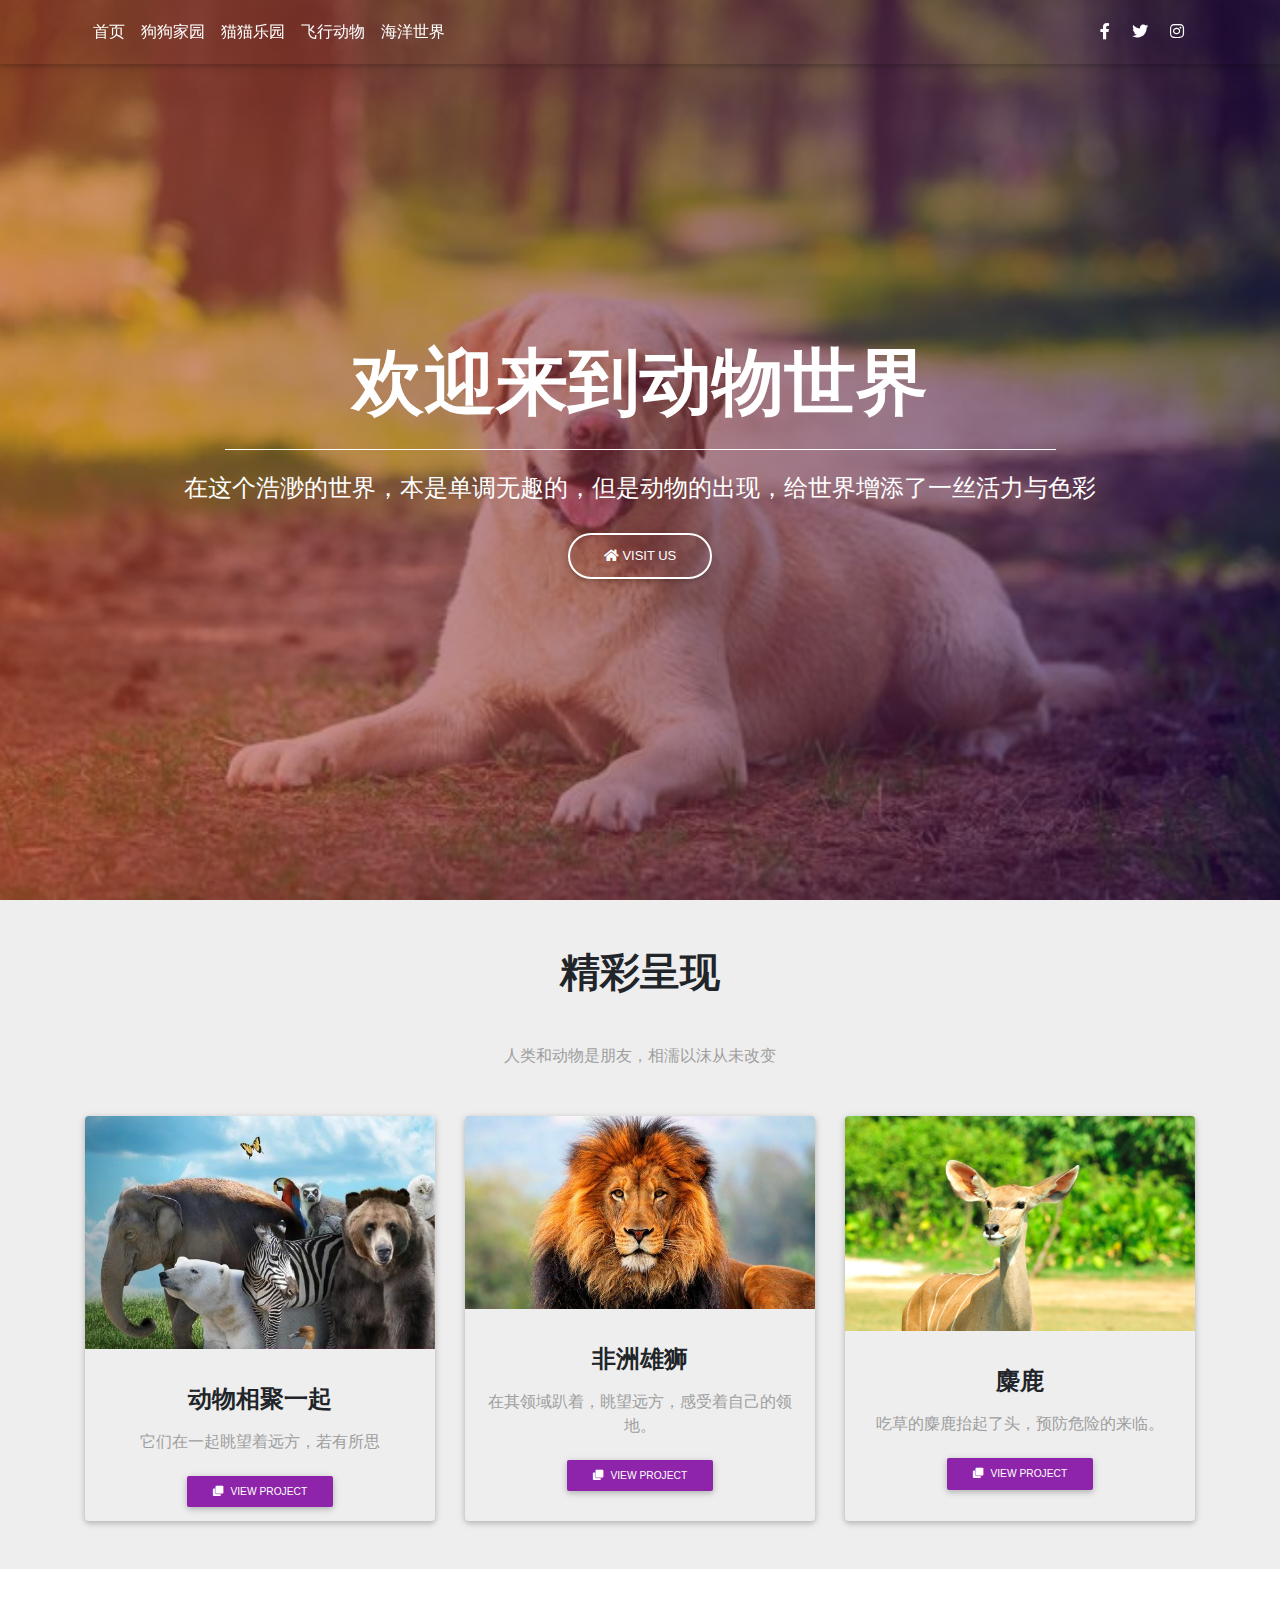
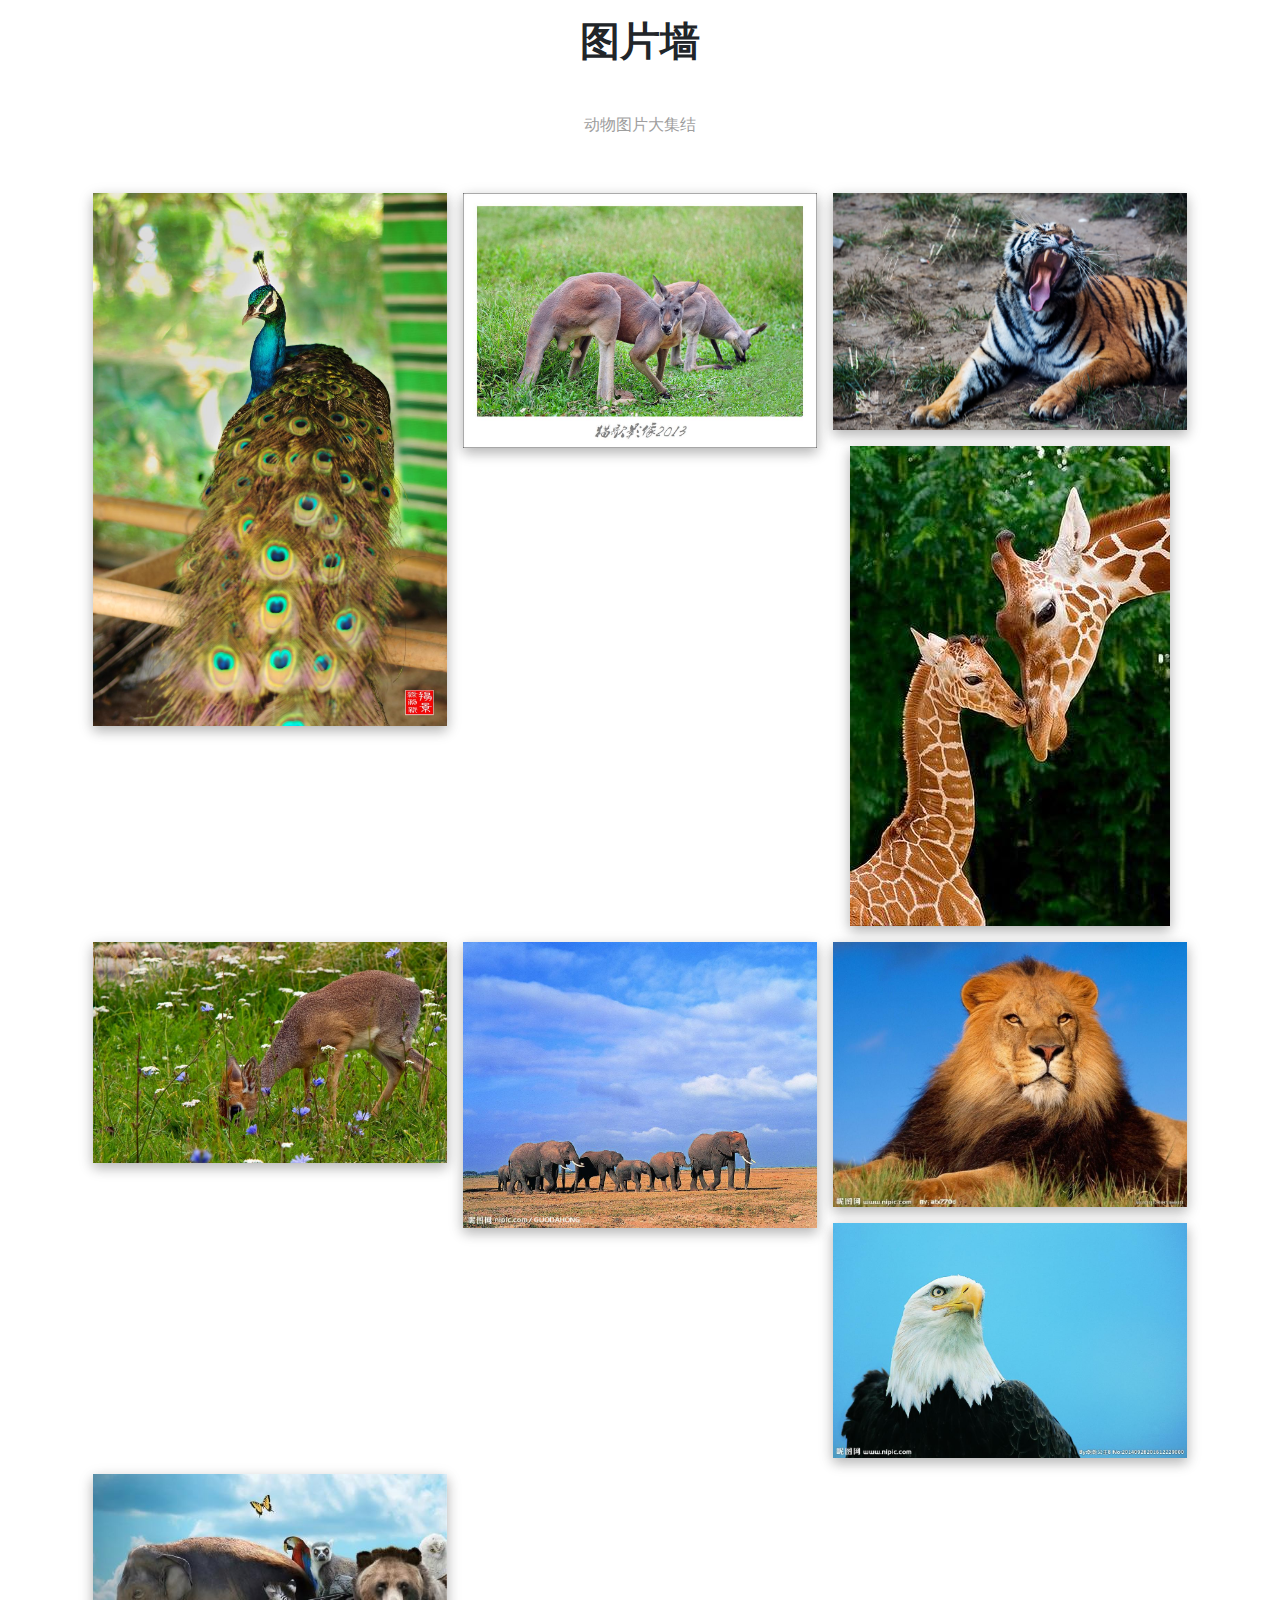
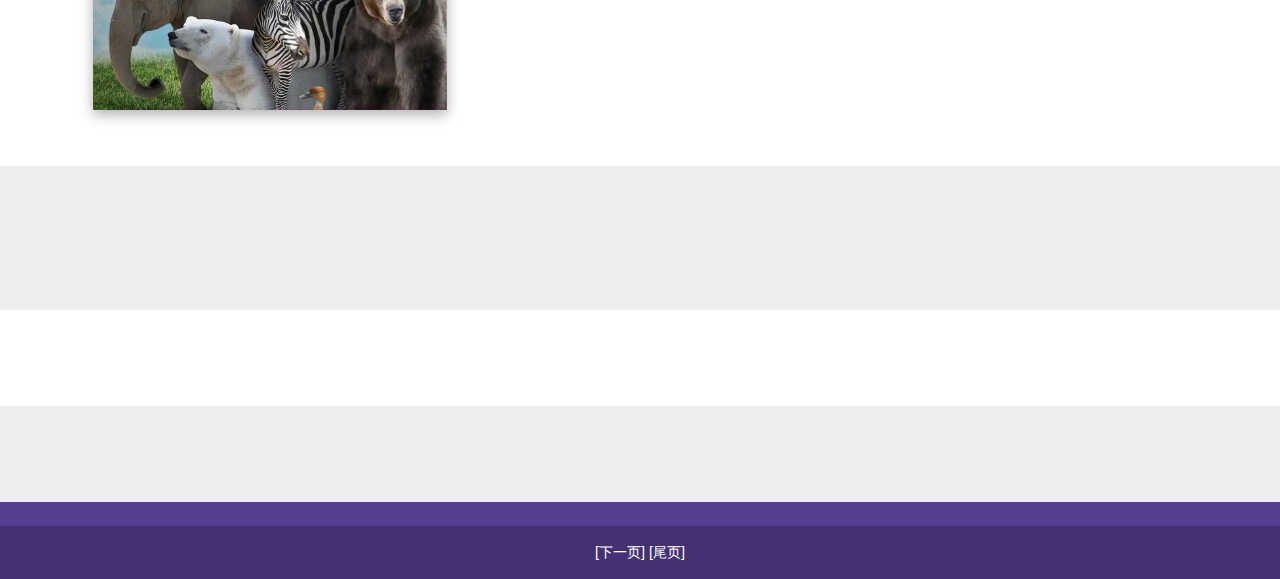
<file: index.html>
<!DOCTYPE html>
<html>
<head>
  <meta charset="UTF-8">
  <meta name="viewport" content="width=device-width, initial-scale=1, shrink-to-fit=no">
  <meta http-equiv="x-ua-compatible" content="ie=edge">
  <title>MDB4.12模板</title>
  <!-- MDB icon -->
  <link rel="icon" href="img/mdb-favicon.ico" type="image/x-icon">
  <!-- Font Awesome -->
  <link rel="stylesheet" href="https://use.fontawesome.com/releases/v5.11.2/css/all.css">
  <!-- Bootstrap core CSS -->
  <link rel="stylesheet" href="css/bootstrap.min.css">
  <!-- Material Design Bootstrap -->
  <link rel="stylesheet" href="css/mdb.min.css">
  <!-- Your custom styles (optional) -->
  <link rel="stylesheet" href="css/style.css">
</head>
<body>

  <!-- start your project here -->
<!-- Main navigation -->
<header>
  <!-- Navbar -->
  <nav class="navbar navbar-expand-lg navbar-dark fixed-top scrolling-navbar">
    <div class="container">
      <button class="navbar-toggler" type="button" data-toggle="collapse" data-target="#navbarTogglerDemo02"
        aria-controls="navbarTogglerDemo02" aria-expanded="false" aria-label="Toggle navigation">
        <span class="navbar-toggler-icon"></span>
      </button>
      <div class="collapse navbar-collapse" id="navbarTogglerDemo02">
        <ul class="navbar-nav mr-auto smooth-scroll">
          <li class="nav-item">
            <a class="nav-link" href="./index.html">首页
              <span class="sr-only">(current)</span>
            </a>
          </li>
          <li class="nav-item">
            <a class="nav-link" href="./狗狗家园.html" data-offset="90">狗狗家园</a>
          </li>
          <li class="nav-item">
            <a class="nav-link" href="mdb-addons/猫猫乐园.html" data-offset="90">猫猫乐园</a>
          </li>
          <li class="nav-item">
            <a class="nav-link" href="mdb-addons/飞行动物.html" data-offset="30">飞行动物</a>
          </li>
          <li class="nav-item">
            <a class="nav-link" href="mdb-addons/海洋世界.html" data-offset="90">海洋世界</a>
          </li>
        </ul>
        <!-- Social Icon  -->
        <ul class="navbar-nav nav-flex-icons">
          <li class="nav-item">
            <a class="nav-link">
              <i class="fab fa-facebook-f light-green-text-2"></i>
            </a>
          </li>
          <li class="nav-item">
            <a class="nav-link">
              <i class="fab fa-twitter light-green-text-2"></i>
            </a>
          </li>
          <li class="nav-item">
            <a class="nav-link">
              <i class="fab fa-instagram light-green-text-2"></i>
            </a>
          </li>
        </ul>
      </div>
    </div>
  </nav>
  <!-- Navbar -->
   <!-- Full Page Intro -->
   <div class="view">
    <video class="video-intro" poster="./img/picture/picture1.jpg" playsinline autoplay
      muted loop>
    </video>
    <!-- Mask & flexbox options-->
    <div class="mask rgba-gradient d-flex justify-content-center align-items-center">
      <!-- Content -->
      <div class="container px-md-3 px-sm-0">
        <!--Grid row-->
        <div class="row wow fadeIn">
          <!--Grid column-->
          <div class="col-md-12 mb-4 white-text text-center wow fadeIn">
            <h3 class="display-3 font-weight-bold white-text mb-0 pt-md-5 pt-5">欢迎来到动物世界</h3>
            <hr class="hr-light my-4 w-75">
            <h4 class="subtext-header mt-2 mb-4">在这个浩渺的世界，本是单调无趣的，但是动物的出现，给世界增添了一丝活力与色彩</h4>
            <a href="https://image.baidu.com/search/index?tn=baiduimage&ipn=r&ct=201326592&cl=2&fm=detail&lm=-1&hd=&latest=&copyright=&st=-1&sf=2&fmq=&fm=detail&pv=&ic=&nc=1&z=0&se=&showtab=0&fb=0&width=&height=&face=0&istype=2&ie=utf-8&word=%E5%8A%A8%E7%89%A9%E4%B8%96%E7%95%8C%E5%9B%BE%E7%89%87%E5%A4%A7%E5%85%A8%E5%A4%A7%E5%9B%BE&f=3&oq=%E5%8A%A8%E7%89%A9%E4%B8%96%E7%95%8C%E5%9B%BE%E7%89%87%E5%A4%A7%E5%85%A8&rsp=0" class="btn btn-rounded btn-outline-white">
              <i class="fas fa-home "></i> Visit us
            </a>
          </div>
          <!--Grid column-->
        </div>
        <!--Grid row-->
      </div>
      <!-- Content -->
    </div>
    <!-- Mask & flexbox options-->
  </div>
  <!-- Full Page Intro -->
</header>


<!--Main layout-->
<main>

  <!--Section: projects-->
<section id="projects" class="text-center py-5" style="background-color: #eee;">

  <!-- Container -->
  <div class="container">

    <!-- Section heading -->
    <h2 class="h1-responsive font-weight-bold mb-5">精彩呈现</h2>
    <!-- Section description -->
    <p class="grey-text w-responsive mx-auto mb-5">人类和动物是朋友，相濡以沫从未改变</p>

    <!-- Grid row -->
    <div class="row text-center">

      <!-- Grid column -->
      <div class="col-lg-4 col-md-12 mb-lg-0 mb-4">
        <!--Featured image-->
        <div class="view overlay rounded z-depth-1">
          <img src="./img/picture/picture2.jpg" class="img-fluid"
            alt="Sample project image">
          <a>
            <div class="mask rgba-white-slight"></div>
          </a>
          <!--Excerpt-->
          <div class="card-body pb-2">
            <h4 class="font-weight-bold my-3">动物相聚一起</h4>
            <p class="grey-text">它们在一起眺望着远方，若有所思
            </p>
            <a class="btn btn-purple btn-sm"><i class="fas fa-clone left"></i> View project</a>
          </div>
        </div>
      </div>
      <!-- Grid column -->

      <!-- Grid column -->
      <div class="col-lg-4 col-md-6 mb-md-0 mb-4">
        <!--Featured image-->
        <div class="view overlay rounded z-depth-1">
          <img src="./img/picture/picture3.jpg" class="img-fluid"
            alt="Sample project image">
          <a>
            <div class="mask rgba-white-slight"></div>
          </a>
          <!--Excerpt-->
          <div class="card-body pb-2">
            <h4 class="font-weight-bold my-3">非洲雄狮</h4>
            <p class="grey-text">在其领域趴着，眺望远方，感受着自己的领地。
            </p>
            <a class="btn btn-purple btn-sm"><i class="fas fa-clone left"></i> View project</a>
          </div>
        </div>
      </div>
      <!-- Grid column -->

      <!-- Grid column -->
      <div class="col-lg-4 col-md-6">
        <!--Featured image-->
        <div class="view overlay rounded z-depth-1">
          <img src="./img/picture/picture4.jpg" class="img-fluid"
            alt="Sample project image">
          <a>
            <div class="mask rgba-white-slight"></div>
          </a>
          <!--Excerpt-->
          <div class="card-body pb-2">
            <h4 class="font-weight-bold my-3">麋鹿</h4>
            <p class="grey-text">吃草的麋鹿抬起了头，预防危险的来临。
            </p>
            <a class="btn btn-purple btn-sm"><i class="fas fa-clone left"></i> View project</a>
          </div>
        </div>
      </div>
      <!-- Grid column -->

    </div>
    <!-- Grid row -->

  </div>
  <!-- Container -->

</section>
<!--Section: projects-->

<!--Section: gallery-->
<section id="gallery" class="text-center py-5">

  <!-- Container -->
  <div class="container">

    <!-- Section heading -->
    <h2 class="h1-responsive font-weight-bold mb-5">图片墙</h2>
    <!-- Section description -->
    <p class="grey-text w-responsive mx-auto mb-5">动物图片大集结</p>

    <div class="row">
      <div class="col-md-12">

        <div id="mdb-lightbox-ui"></div>

        <div class="mdb-lightbox">

          <figure class="col-md-4">
            <a href="./img/picture/picture5.jpg" data-size="1600x1067">
              <img src="./img/picture/picture5.jpg" class="img-fluid z-depth-1-half">
            </a>
          </figure>

          <figure class="col-md-4">
            <a href="./img/picture/picture6.jpg" data-size="1600x1067">
              <img src="./img/picture/picture6.jpg" class="img-fluid z-depth-1-half" />
            </a>
          </figure>

          <figure class="col-md-4">
            <a href="./img/picture/picture7.jpg" data-size="1600x1067">
              <img src="./img/picture/picture7.jpg" class="img-fluid z-depth-1-half" />
            </a>
          </figure>

          <figure class="col-md-4">
            <a href="./img/picture/picture8.jpg" data-size="1600x1067">
              <img src="./img/picture/picture8.jpg" class="img-fluid z-depth-1-half" />
            </a>
          </figure>

          <figure class="col-md-4">
            <a href="./img/picture/picture9.jpg" data-size="1600x1067">
              <img src="./img/picture/picture9.jpg" class="img-fluid z-depth-1-half" />
            </a>
          </figure>

          <figure class="col-md-4">
            <a href="./img/picture/picture10.jpg" data-size="1600x1067">
              <img src="./img/picture/picture10.jpg" class="img-fluid z-depth-1-half" />
            </a>
          </figure>

          <figure class="col-md-4">
            <a href="./img/picture/picture11.jpg" data-size="1600x1067">
              <img src="./img/picture/picture11.jpg" class="img-fluid z-depth-1-half" />
            </a>
          </figure>

          <figure class="col-md-4">
            <a href="./img/picture/picture12.jpg" data-size="1600x1067">
              <img src="./img/picture/picture12.jpg" class="img-fluid z-depth-1-half" />
            </a>
          </figure>

          <figure class="col-md-4">
            <a href="./img/picture/picture13.jpg" data-size="1600x1067">
              <img src="./img/picture/picture13.jpg" class="img-fluid z-depth-1-half" />
            </a>
          </figure>

        </div>

      </div>
    </div>

  </div>
  <!-- Container -->

</section>
<!--Section: gallery-->

  <!--Section: testimonials-->
  <section id="testimonials" class="text-center py-5" style="background-color: #eee;">

    <!-- Container -->
    <div class="container">

      <!-- Section heading -->
      <h2 class="h1-responsive font-weight-bold mb-5"></h2>

    </div>
    <!-- Container -->

  </section>
  <!--Section: testimonials-->

  <!--Section: call to action-->
  <section id="">



  </section>
  <!--Section: call to action-->

  <!--Section: articles-->
  <section id="articles" class="text-center py-5">

  </section>
  <!--Section: articles-->

  <!--Section: contact-->
  <section id="contact" class="py-5" style="background-color: #eee;">

    <div class="container">

    </div>

  </section>
  <!--Section: contact-->

</main>
<!--Main layout-->


<footer class="page-footer font-small pt-4">

  <!-- Footer Elements -->
  <div class="container">


  </div>
  <!-- Footer Elements -->

  <!-- Copyright -->
  <div class="footer-copyright text-center py-3">
    <a href="./狗狗家园.html"> [下一页]</a>
    <a href="./海洋世界.html"> [尾页]</a>
  </div>
  <!-- Copyright -->

</footer>
<!-- Footer -->





<!-- end your project here -->

  <!-- jQuery -->
  <script type="text/javascript" src="js/jquery.min.js"></script>
  <!-- Bootstrap tooltips -->
  <script type="text/javascript" src="js/popper.min.js"></script>
  <!-- Bootstrap core JavaScript -->
  <script type="text/javascript" src="js/bootstrap.min.js"></script>
  <!-- MDB core JavaScript -->
  <script type="text/javascript" src="js/mdb.min.js"></script>
  <!-- Your custom scripts (optional) -->
  <script type="text/javascript"></script>
  <!-- Your custom scripts (optional) -->
  <script type="text/javascript">
    // MDB Lightbox Init
    $(function () {
      $("#mdb-lightbox-ui").load("mdb-addons/mdb-lightbox-ui.html");
    });
  </script>
  <!-- Your custom scripts (optional) -->
<script type="text/javascript">
  // MDB Lightbox Init
  $(function () {
    $("#mdb-lightbox-ui").load("mdb-addons/mdb-lightbox-ui.html");
  });
  // 以下为动画效果新添加的两条语句
  // Adding animations to the sections, 使用的是淡入, 你也可以试试zoomIn等动画
  $("section").addClass("wow fadeIn");
  // Animations Init, 注意必须放在ready方法中以防WOW对象没能加载成功
  $(document).ready(function () {
    new WOW().init();
  });
</script>
</body>
</html>
</file>
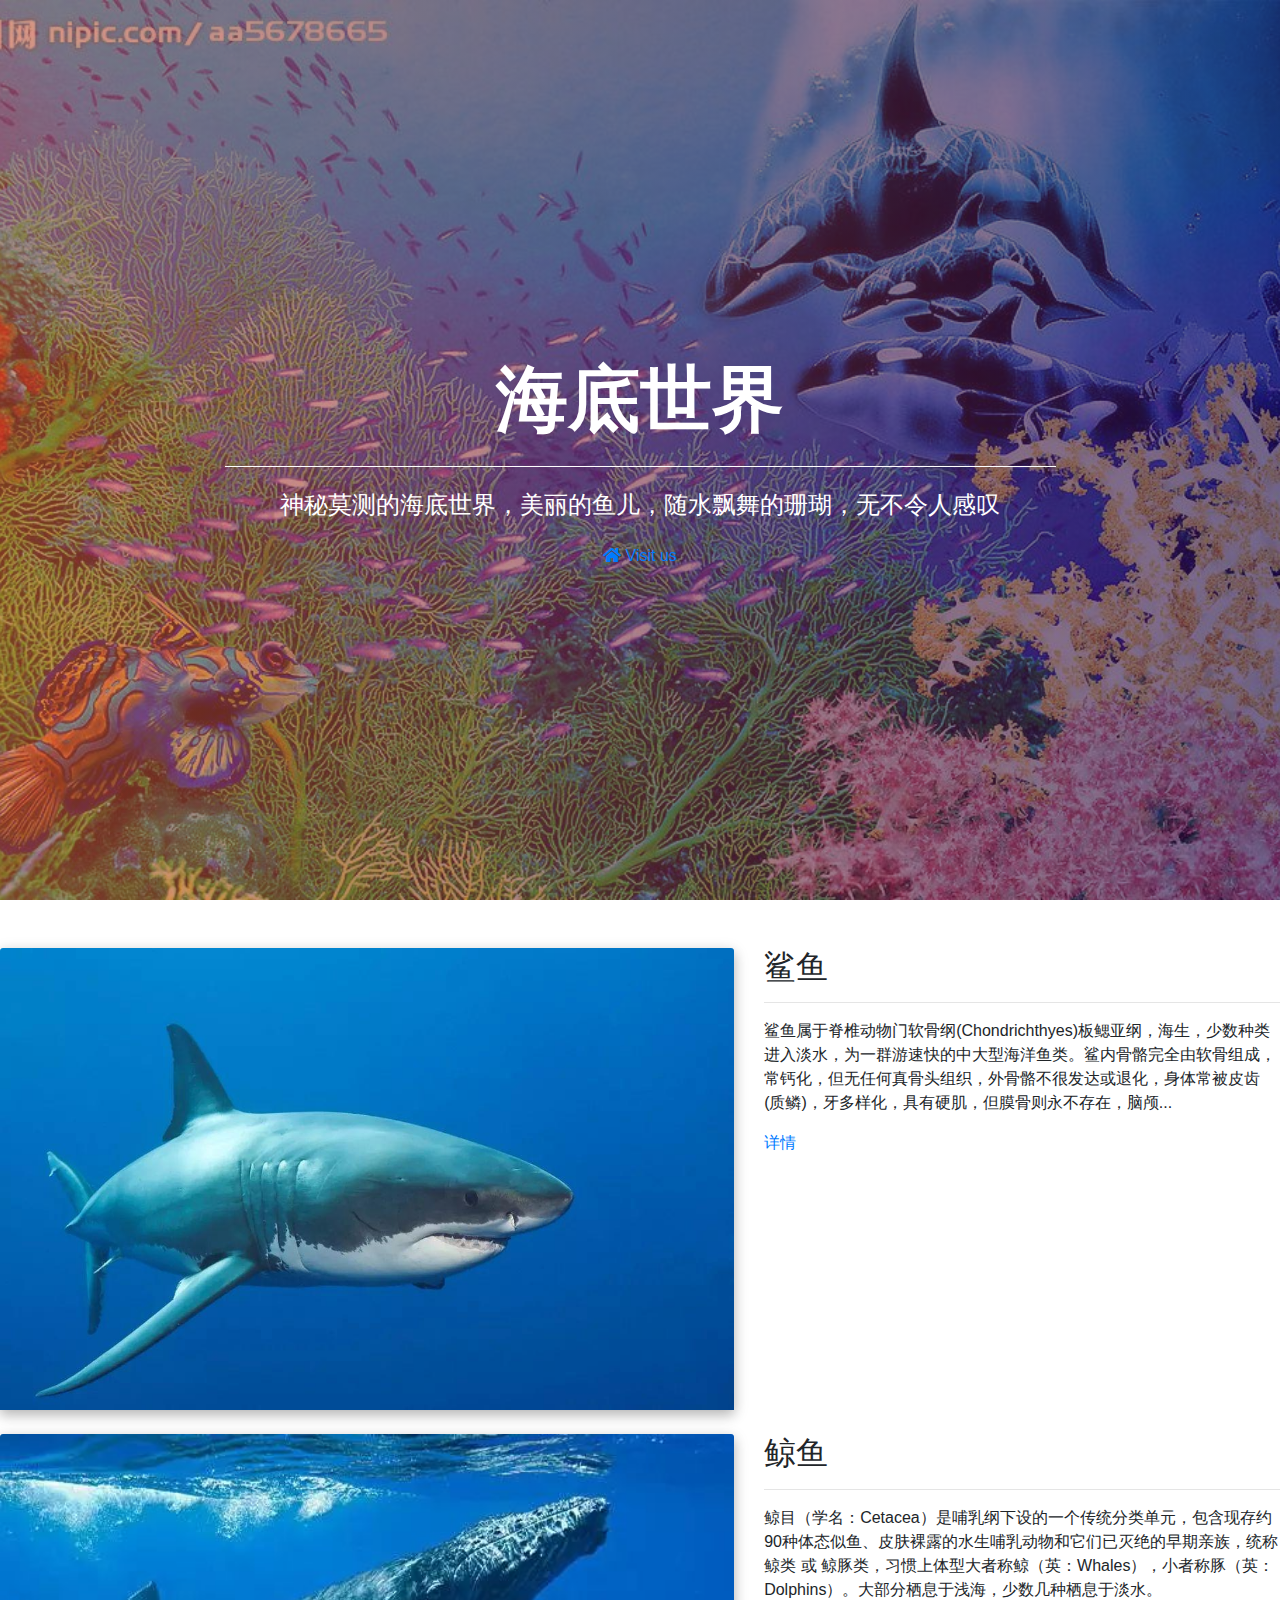
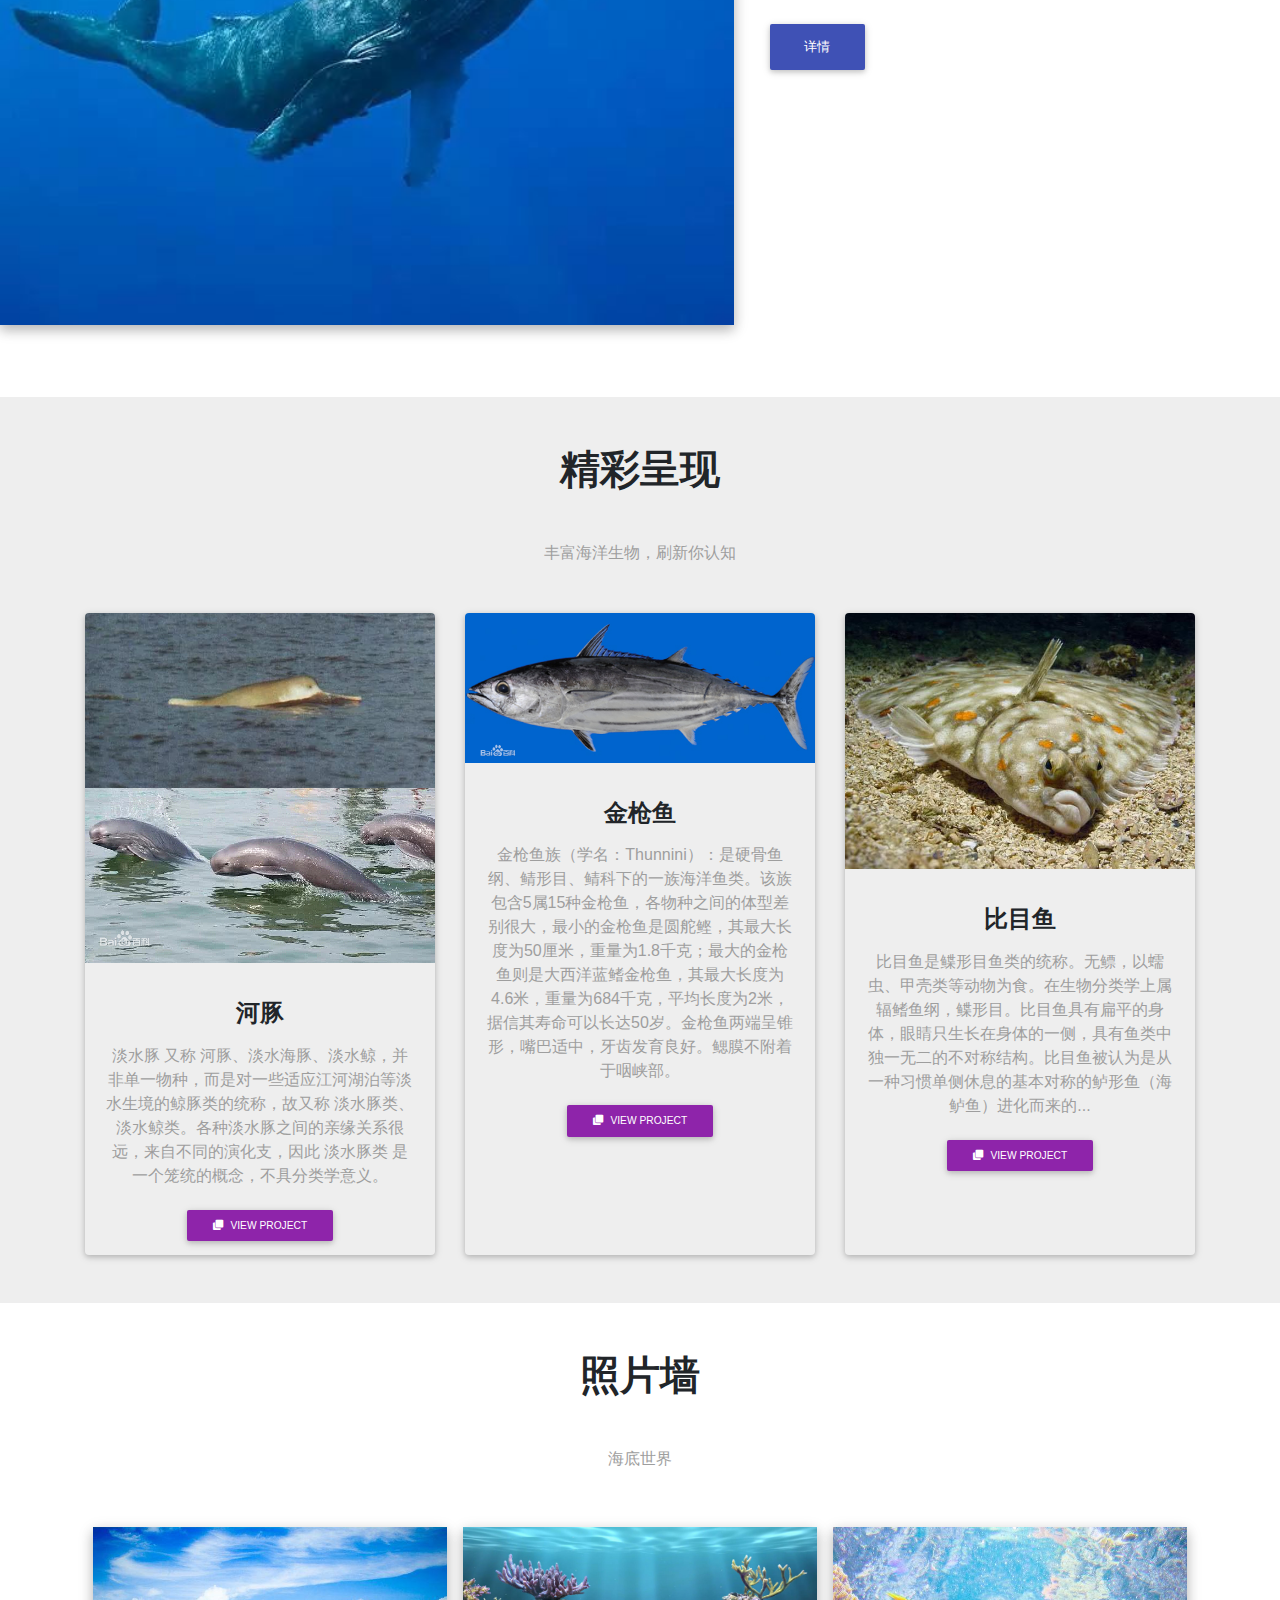
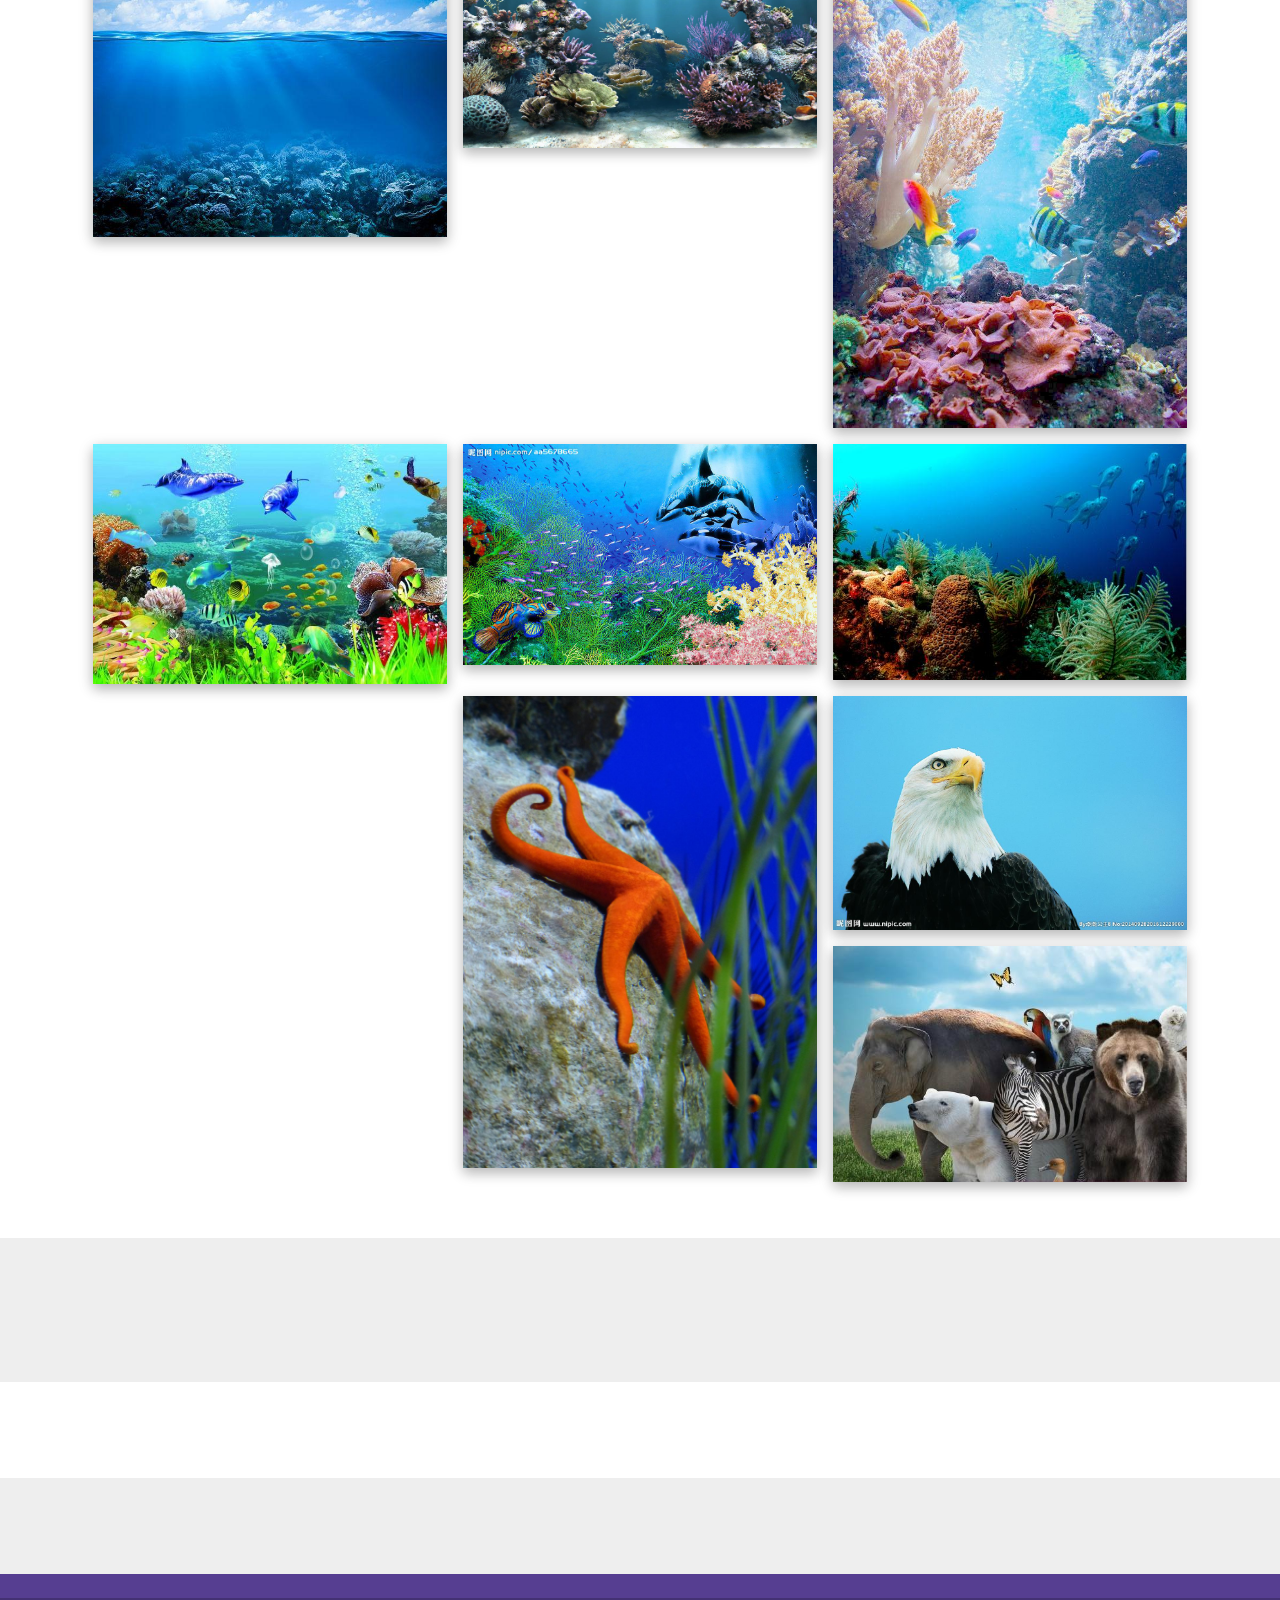
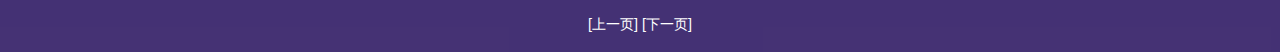
<file: 海洋世界.html>
<!DOCTYPE html>
<html>
<head>
  <meta charset="UTF-8">
  <meta name="viewport" content="width=device-width, initial-scale=1, shrink-to-fit=no">
  <meta http-equiv="x-ua-compatible" content="ie=edge">
  <title>MDB4.12模板</title>
  <!-- MDB icon -->
  <link rel="icon" href="img/mdb-favicon.ico" type="image/x-icon">
  <!-- Font Awesome -->
  <link rel="stylesheet" href="https://use.fontawesome.com/releases/v5.11.2/css/all.css">
  <!-- Bootstrap core CSS -->
  <link rel="stylesheet" href="css/bootstrap.min.css">
  <!-- Material Design Bootstrap -->
  <link rel="stylesheet" href="css/mdb.min.css">
  <!-- Your custom styles (optional) -->
  <link rel="stylesheet" href="css/style.css">
</head>
<body>

  <!-- start your project here -->
<!-- Main navigation -->
<header>
  
   <!-- Full Page Intro -->
   <div class="view">
    <video class="video-intro" poster="./img/picture/17.jpg" playsinline autoplay
      muted loop>
    </video>
    <!-- Mask & flexbox options-->
    <div class="mask rgba-gradient d-flex justify-content-center align-items-center">
      <!-- Content -->
      <div class="container px-md-3 px-sm-0">
        <!--Grid row-->
        <div class="row wow fadeIn">
          <!--Grid column-->
          <div class="col-md-12 mb-4 white-text text-center wow fadeIn">
            <h3 class="display-3 font-weight-bold white-text mb-0 pt-md-5 pt-5">海底世界</h3>
            <hr class="hr-light my-4 w-75">
            <h4 class="subtext-header mt-2 mb-4">神秘莫测的海底世界，美丽的鱼儿，随水飘舞的珊瑚，无不令人感叹</h4>
            <a href="https://image.baidu.com/search/index?tn=baiduimage&ct=201326592&lm=-1&cl=2&ie=gb18030&word=%BA%A3%B5%D7%CA%C0%BD%E7&fr=ala&ala=1&alatpl=normal&pos=0">
              <i class="fas fa-home "></i> Visit us
            </a>
          </div>
          <!--Grid column-->
        </div>
        <!--Grid row-->
      </div>
      <!-- Content -->
    </div>
    <!-- Mask & flexbox options-->
  </div>
  <!-- Full Page Intro -->
</header>


<!--Main layout-->
<main>


  <!--Section: about-->
<section id="about" class="py-5">

  <div class="row">
    <!--Grid column 1-->
    <div class="col-md-7 mb-4">
      <div class="view overlay z-depth-1-half">
        <img src="./img/picture/18.jpg" class="card-img-top" alt="">
        <div class="mask rgba-white-light"></div>
      </div>
    </div>
    <!--Grid column-->
    <!--Grid column 2-->
    <div class="col-md-5 mb-4">
      <h2>鲨鱼</h2>
      <hr>
      <p>鲨鱼属于脊椎动物门软骨纲(Chondrichthyes)板鳃亚纲，海生，少数种类进入淡水，为一群游速快的中大型海洋鱼类。鲨内骨骼完全由软骨组成，常钙化，但无任何真骨头组织，外骨骼不很发达或退化，身体常被皮齿(质鳞)，牙多样化，具有硬肌，但膜骨则永不存在，脑颅...</p>
      <a href="https://baike.baidu.com/item/%E9%B2%A8%E9%B1%BC/40174?fr=aladdin">详情</a>
    </div>
    <!--Grid column-->
  </div>
  <!--Grid row-->
  <div class="row">
    <!--Grid column 1-->
    <div class="col-md-7 mb-4">
      <div class="view overlay z-depth-1-half">
        <img src="./img/picture/19.jpg" class="card-img-top" alt="">
        <div class="mask rgba-white-light"></div>
      </div>
    </div>
    <!--Grid column-->
    <!--Grid column 2-->
    <div class="col-md-5 mb-4">
      <h2>鲸鱼</h2>
      <hr>
      <p>鲸目（学名：Cetacea）是哺乳纲下设的一个传统分类单元，包含现存约90种体态似鱼、皮肤裸露的水生哺乳动物和它们已灭绝的早期亲族，统称 鲸类 或 鲸豚类，习惯上体型大者称鲸（英：Whales），小者称豚（英：Dolphins）。大部分栖息于浅海，少数几种栖息于淡水。</p>
      <a href="https://baike.baidu.com/item/%E9%B2%B8%E7%9B%AE/1521573?fr=aladdin" class="btn btn-indigo">详情</a>
    </div>
    <!--Grid column-->
  </div>
  <!--Grid row-->
  <!--Grid row 2-->

</section>
<!--Section: about-->

  <!--Section: projects-->
<section id="projects" class="text-center py-5" style="background-color: #eee;">

  <!-- Container -->
  <div class="container">

    <!-- Section heading -->
    <h2 class="h1-responsive font-weight-bold mb-5">精彩呈现</h2>
    <!-- Section description -->
    <p class="grey-text w-responsive mx-auto mb-5">丰富海洋生物，刷新你认知</p>

    <!-- Grid row -->
    <div class="row text-center">

      <!-- Grid column -->
      <div class="col-lg-4 col-md-12 mb-lg-0 mb-4">
        <!--Featured image-->
        <div class="view overlay rounded z-depth-1">
          <img src="./img/picture/20.jpg" class="img-fluid"
            alt="Sample project image">
          <a>
            <div class="mask rgba-white-slight"></div>
          </a>
          <!--Excerpt-->
          <div class="card-body pb-2">
            <h4 class="font-weight-bold my-3">河豚</h4>
            <p class="grey-text">淡水豚 又称 河豚、淡水海豚、淡水鲸，并非单一物种，而是对一些适应江河湖泊等淡水生境的鲸豚类的统称，故又称 淡水豚类、淡水鲸类。各种淡水豚之间的亲缘关系很远，来自不同的演化支，因此 淡水豚类 是一个笼统的概念，不具分类学意义。
            </p>
            <a class="btn btn-purple btn-sm"><i class="fas fa-clone left"></i> View project</a>
          </div>
        </div>
      </div>
      <!-- Grid column -->

      <!-- Grid column -->
      <div class="col-lg-4 col-md-6 mb-md-0 mb-4">
        <!--Featured image-->
        <div class="view overlay rounded z-depth-1">
          <img src="./img/picture/21.jpg "class="img-fluid"
            alt="Sample project image">
          <a>
            <div class="mask rgba-white-slight"></div>
          </a>
          <!--Excerpt-->
          <div class="card-body pb-2">
            <h4 class="font-weight-bold my-3">金枪鱼</h4>
            <p class="grey-text">金枪鱼族（学名：Thunnini）：是硬骨鱼纲、鲭形目、鲭科下的一族海洋鱼类。该族包含5属15种金枪鱼，各物种之间的体型差别很大，最小的金枪鱼是圆舵鲣，其最大长度为50厘米，重量为1.8千克；最大的金枪鱼则是大西洋蓝鳍金枪鱼，其最大长度为4.6米，重量为684千克，平均长度为2米，据信其寿命可以长达50岁。金枪鱼两端呈锥形，嘴巴适中，牙齿发育良好。鳃膜不附着于咽峡部。
            </p>
            <a class="btn btn-purple btn-sm"><i class="fas fa-clone left"></i> View project</a>
          </div>
        </div>
      </div>
      <!-- Grid column -->

      <!-- Grid column -->
      <div class="col-lg-4 col-md-6">
        <!--Featured image-->
        <div class="view overlay rounded z-depth-1">
          <img src="./img/picture/22.jpg" class="img-fluid"
            alt="Sample project image">
          <a>
            <div class="mask rgba-white-slight"></div>
          </a>
          <!--Excerpt-->
          <div class="card-body pb-2">
            <h4 class="font-weight-bold my-3">比目鱼</h4>
            <p class="grey-text">比目鱼是鲽形目鱼类的统称。无鳔，以蠕虫、甲壳类等动物为食。在生物分类学上属辐鳍鱼纲，鲽形目。比目鱼具有扁平的身体，眼睛只生长在身体的一侧，具有鱼类中独一无二的不对称结构。比目鱼被认为是从一种习惯单侧休息的基本对称的鲈形鱼（海鲈鱼）进化而来的...
            </p>
            <a class="btn btn-purple btn-sm"><i class="fas fa-clone left"></i> View project</a>
          </div>
        </div>
      </div>
      <!-- Grid column -->

    </div>
    <!-- Grid row -->

  </div>
  <!-- Container -->

</section>
<!--Section: projects-->

<!--Section: gallery-->
<section id="gallery" class="text-center py-5">

  <!-- Container -->
  <div class="container">

    <!-- Section heading -->
    <h2 class="h1-responsive font-weight-bold mb-5">照片墙</h2>
    <!-- Section description -->
    <p class="grey-text w-responsive mx-auto mb-5">海底世界</p>

    <div class="row">
      <div class="col-md-12">

        <div id="mdb-lightbox-ui"></div>

        <div class="mdb-lightbox">

          <figure class="col-md-4">
            <a href="./img/picture/23.jpg" data-size="1600x1067">
              <img src="./img/picture/23.jpg" class="img-fluid z-depth-1-half">
            </a>
          </figure>

          <figure class="col-md-4">
            <a href="./img/picture/24.jpg" data-size="1600x1067">
              <img src="./img/picture/24.jpg" class="img-fluid z-depth-1-half" />
            </a>
          </figure>

          <figure class="col-md-4">
            <a href="./img/picture/25.jpg" data-size="1600x1067">
              <img src="./img/picture/25.jpg" class="img-fluid z-depth-1-half" />
            </a>
          </figure>

          <figure class="col-md-4">
            <a href="./img/picture/26.jpg" data-size="1600x1067">
              <img src="./img/picture/26.jpg" class="img-fluid z-depth-1-half" />
            </a>
          </figure>

          <figure class="col-md-4">
            <a href="./img/picture/27.jpg" data-size="1600x1067">
              <img src="./img/picture/27.jpg" class="img-fluid z-depth-1-half" />
            </a>
          </figure>

          <figure class="col-md-4">
            <a href="./img/picture/28.jpg" data-size="1600x1067">
              <img src="./img/picture/28.jpg" class="img-fluid z-depth-1-half" />
            </a>
          </figure>

          <figure class="col-md-4">
            <a href="./img/picture/29.jpg" data-size="1600x1067">
              <img src="./img/picture/29.jpg" class="img-fluid z-depth-1-half" />
            </a>
          </figure>

          <figure class="col-md-4">
            <a href="./img/picture/picture12.jpg" data-size="1600x1067">
              <img src="./img/picture/picture12.jpg" class="img-fluid z-depth-1-half" />
            </a>
          </figure>

          <figure class="col-md-4">
            <a href="./img/picture/picture13.jpg" data-size="1600x1067">
              <img src="./img/picture/picture13.jpg" class="img-fluid z-depth-1-half" />
            </a>
          </figure>

        </div>

      </div>
    </div>

  </div>
  <!-- Container -->

</section>
<!--Section: gallery-->

  <!--Section: testimonials-->
  <section id="testimonials" class="text-center py-5" style="background-color: #eee;">

    <!-- Container -->
    <div class="container">

      <!-- Section heading -->
      <h2 class="h1-responsive font-weight-bold mb-5"></h2>

    </div>
    <!-- Container -->

  </section>
  <!--Section: testimonials-->

  <!--Section: call to action-->
  <section id="">



  </section>
  <!--Section: call to action-->

  <!--Section: articles-->
  <section id="articles" class="text-center py-5">

  </section>
  <!--Section: articles-->

  <!--Section: contact-->
  <section id="contact" class="py-5" style="background-color: #eee;">

    <div class="container">

    </div>

  </section>
  <!--Section: contact-->

</main>
<!--Main layout-->


<footer class="page-footer font-small pt-4">

  <!-- Footer Elements -->
  <div class="container">


  </div>
  <!-- Footer Elements -->

  <!-- Copyright -->
  <div class="footer-copyright text-center py-3">
    <a href="./飞行动物.html">[上一页]</a>
    <a href="./结业报告.html">[下一页]</a>
  </div>

  <!-- Copyright -->

</footer>
<!-- Footer -->





<!-- end your project here -->

  <!-- jQuery -->
  <script type="text/javascript" src="js/jquery.min.js"></script>
  <!-- Bootstrap tooltips -->
  <script type="text/javascript" src="js/popper.min.js"></script>
  <!-- Bootstrap core JavaScript -->
  <script type="text/javascript" src="js/bootstrap.min.js"></script>
  <!-- MDB core JavaScript -->
  <script type="text/javascript" src="js/mdb.min.js"></script>
  <!-- Your custom scripts (optional) -->
  <script type="text/javascript"></script>
  <!-- Your custom scripts (optional) -->
  <script type="text/javascript">
    // MDB Lightbox Init
    $(function () {
      $("#mdb-lightbox-ui").load("mdb-addons/mdb-lightbox-ui.html");
    });
  </script>
  <!-- Your custom scripts (optional) -->
<script type="text/javascript">
  // MDB Lightbox Init
  $(function () {
    $("#mdb-lightbox-ui").load("mdb-addons/mdb-lightbox-ui.html");
  });
  // 以下为动画效果新添加的两条语句
  // Adding animations to the sections, 使用的是淡入, 你也可以试试zoomIn等动画
  $("section").addClass("wow fadeIn");
  // Animations Init, 注意必须放在ready方法中以防WOW对象没能加载成功
  $(document).ready(function () {
    new WOW().init();
  });
</script>
</body>
</html>
</file>
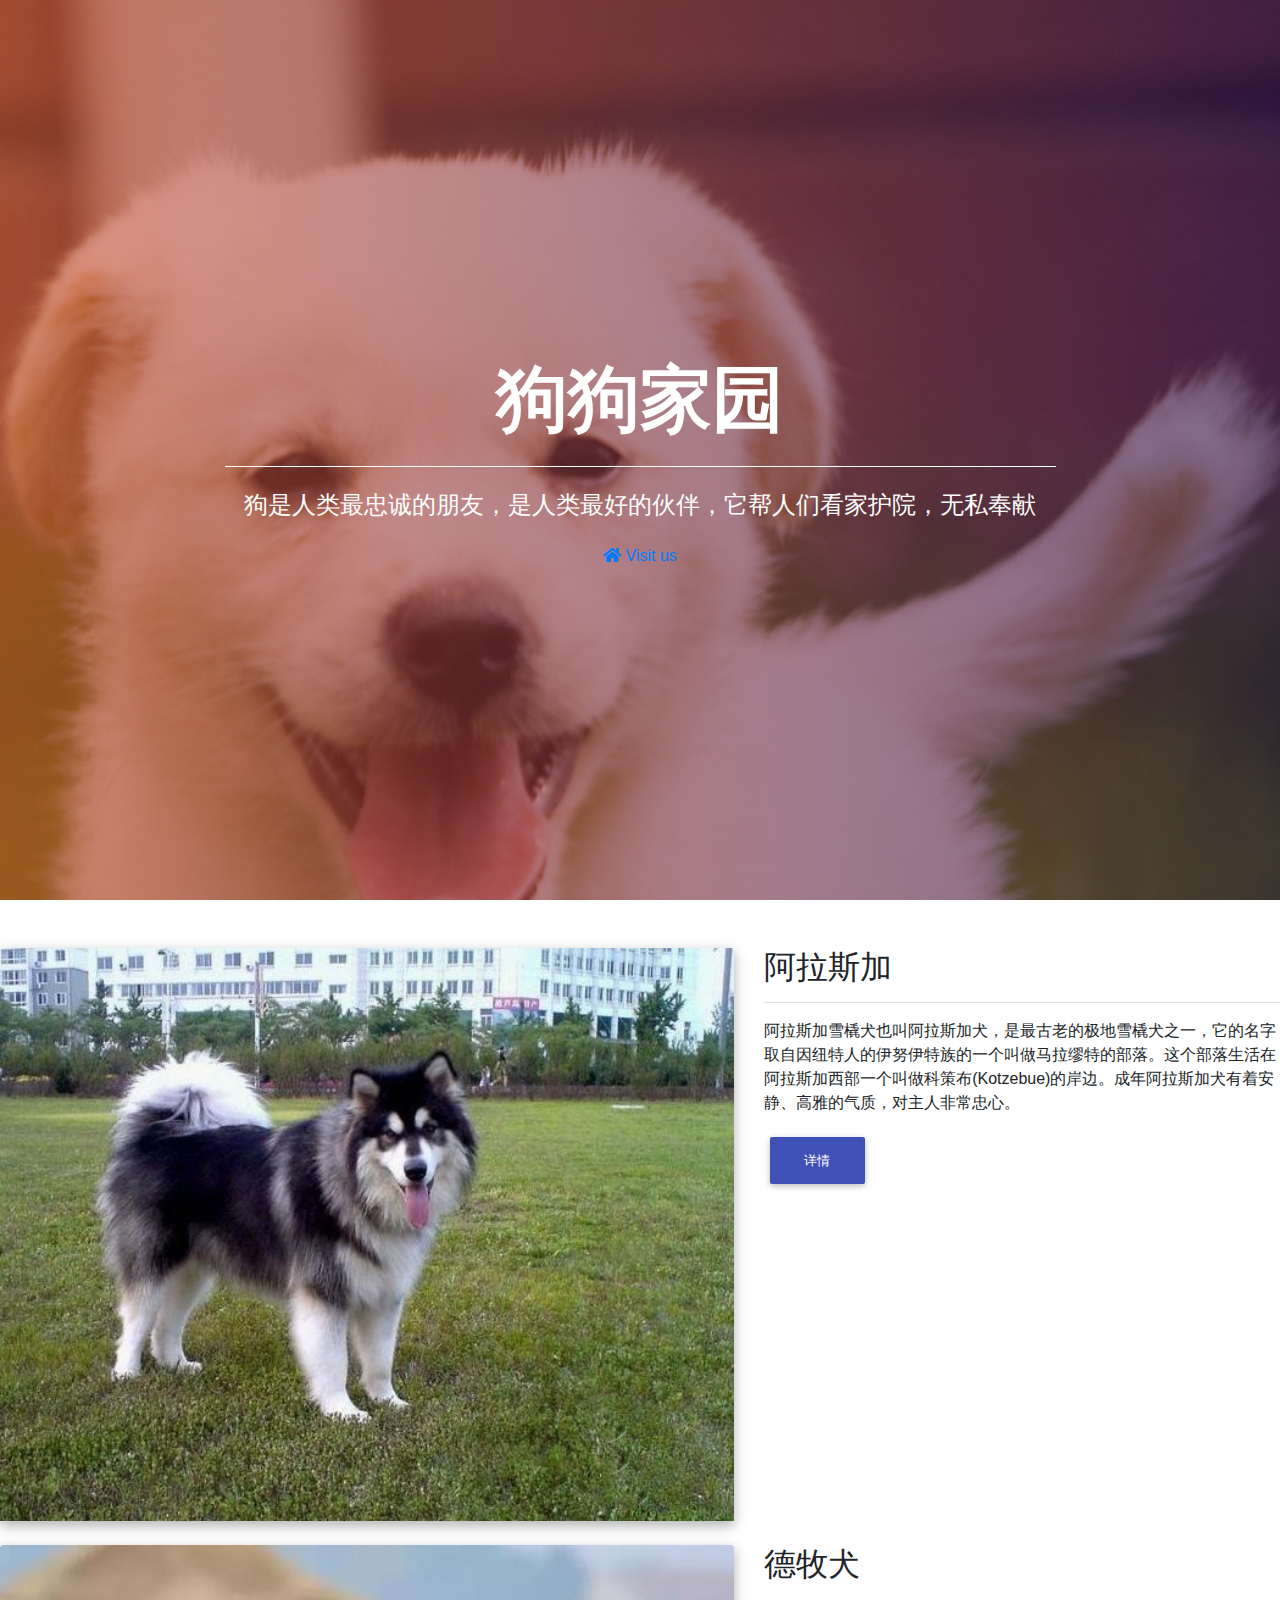
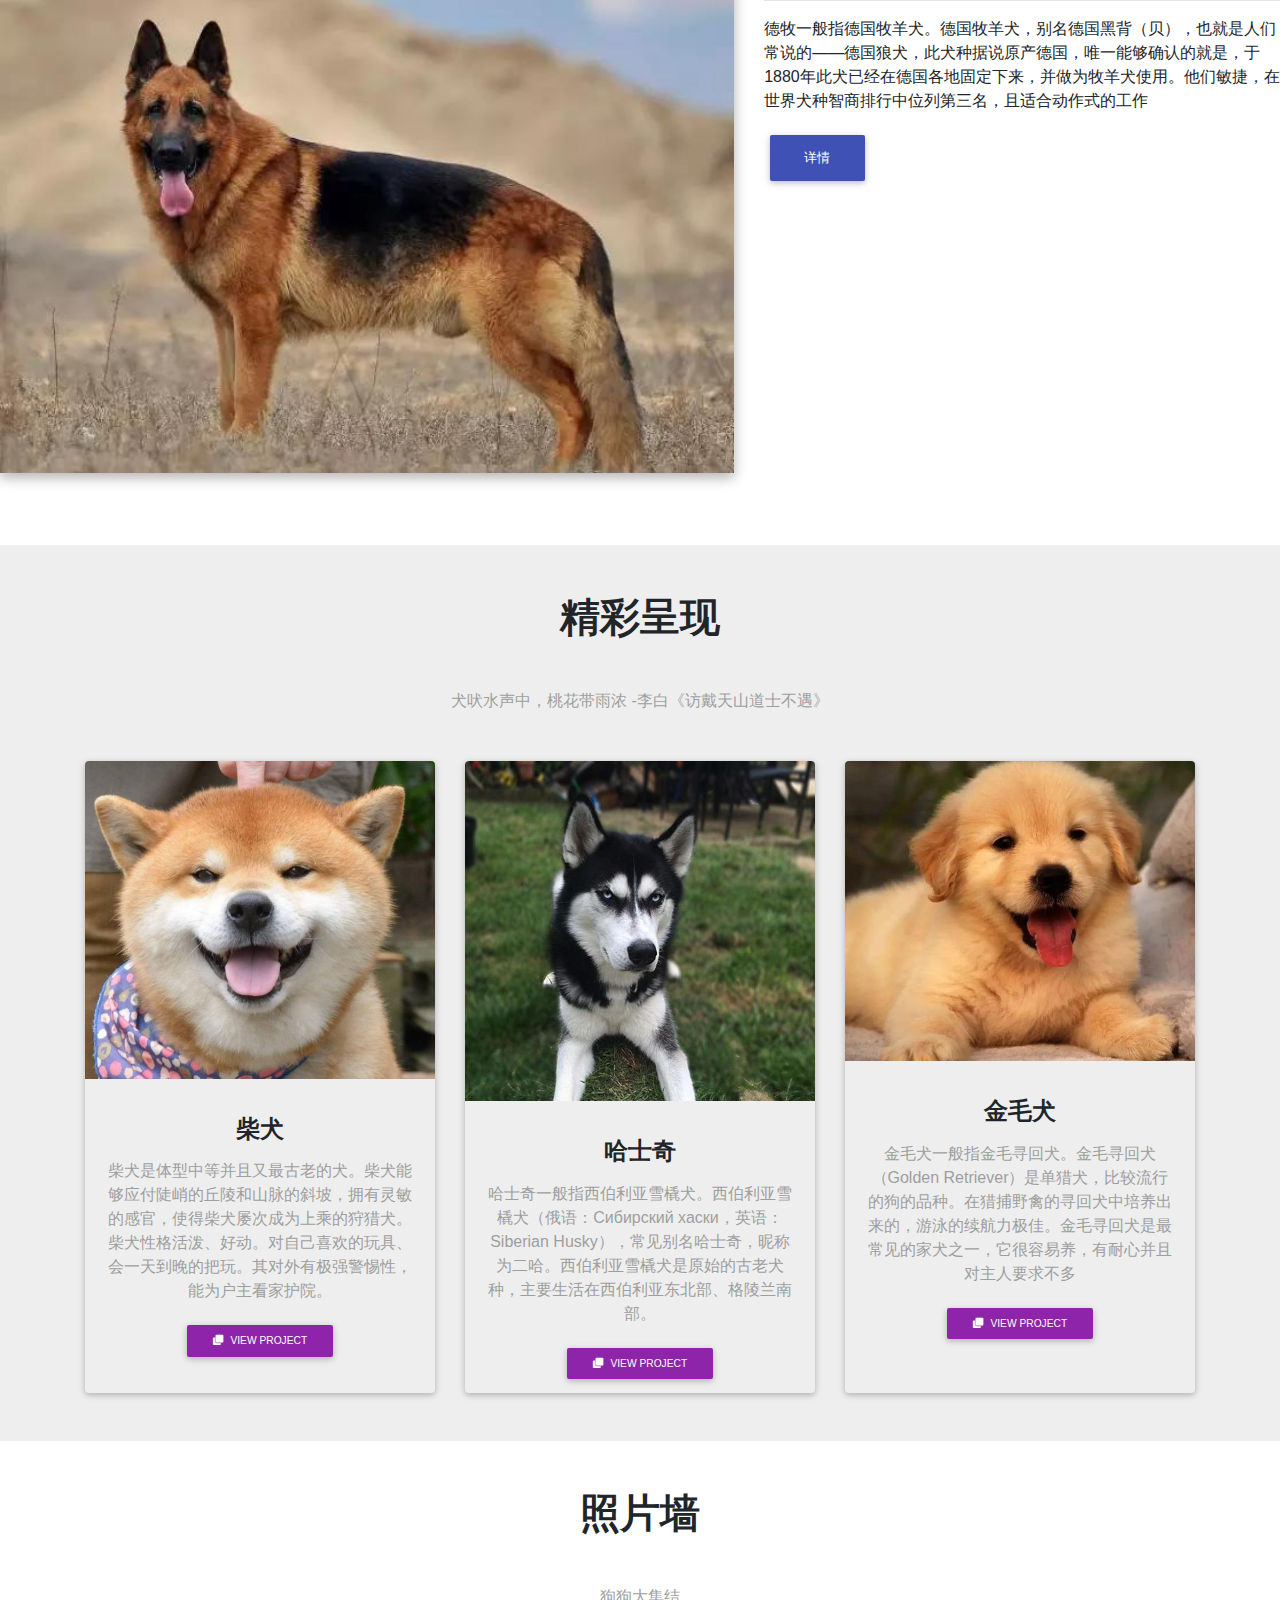
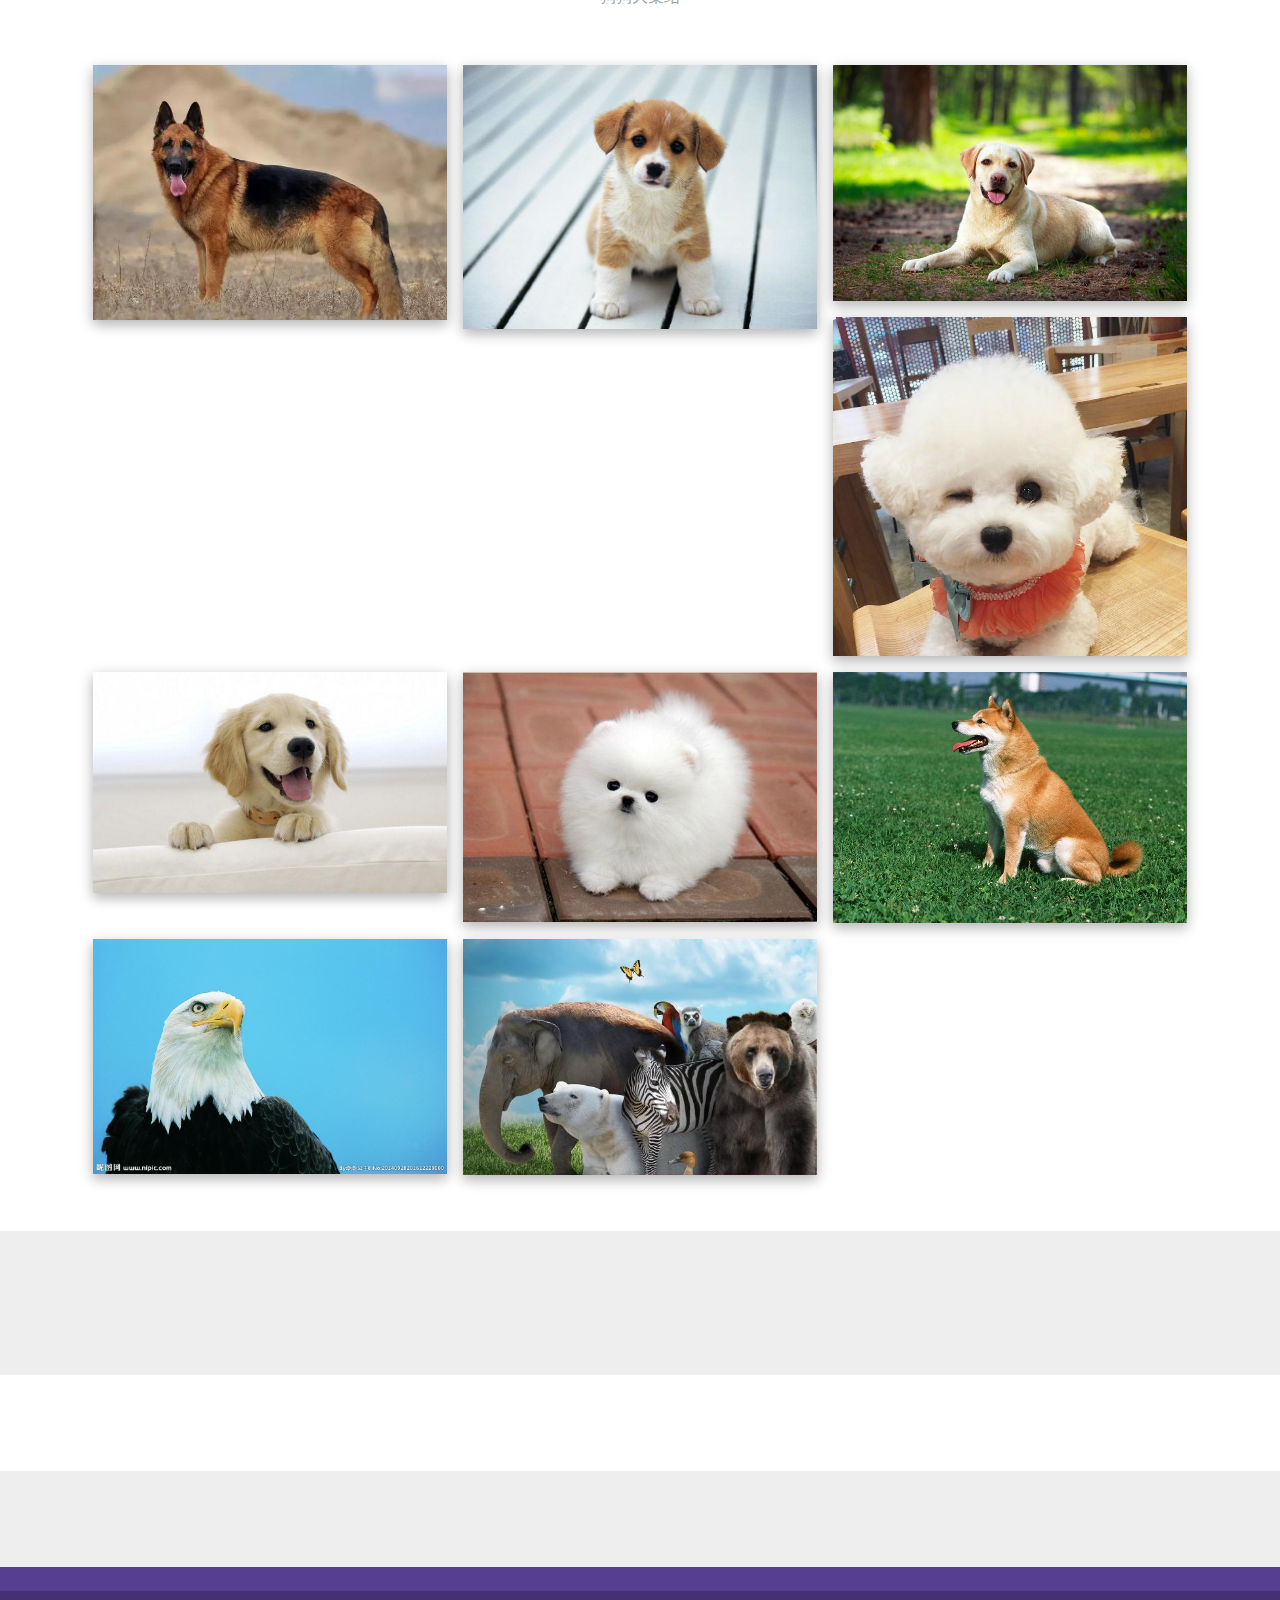
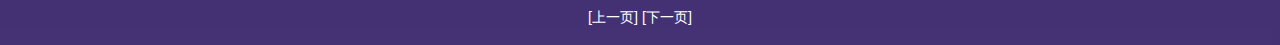
<file: 狗狗家园.html>
<!DOCTYPE html>
<html>
<head>
  <meta charset="UTF-8">
  <meta name="viewport" content="width=device-width, initial-scale=1, shrink-to-fit=no">
  <meta http-equiv="x-ua-compatible" content="ie=edge">
  <title>MDB4.12模板</title>
  <!-- MDB icon -->
  <link rel="icon" href="img/mdb-favicon.ico" type="image/x-icon">
  <!-- Font Awesome -->
  <link rel="stylesheet" href="https://use.fontawesome.com/releases/v5.11.2/css/all.css">
  <!-- Bootstrap core CSS -->
  <link rel="stylesheet" href="css/bootstrap.min.css">
  <!-- Material Design Bootstrap -->
  <link rel="stylesheet" href="css/mdb.min.css">
  <!-- Your custom styles (optional) -->
  <link rel="stylesheet" href="css/style.css">
</head>
<body>

  <!-- start your project here -->
<!-- Main navigation -->
<header>
  
   <!-- Full Page Intro -->
   <div class="view">
    <video class="video-intro" poster="./img/picture/picture14.jpg" playsinline autoplay
      muted loop>
    </video>
    <!-- Mask & flexbox options-->
    <div class="mask rgba-gradient d-flex justify-content-center align-items-center">
      <!-- Content -->
      <div class="container px-md-3 px-sm-0">
        <!--Grid row-->
        <div class="row wow fadeIn">
          <!--Grid column-->
          <div class="col-md-12 mb-4 white-text text-center wow fadeIn">
            <h3 class="display-3 font-weight-bold white-text mb-0 pt-md-5 pt-5">狗狗家园</h3>
            <hr class="hr-light my-4 w-75">
            <h4 class="subtext-header mt-2 mb-4">狗是人类最忠诚的朋友，是人类最好的伙伴，它帮人们看家护院，无私奉献</h4>
            <a href="https://image.baidu.com/search/detail?ct=503316480&z=0&ipn=d&word=%E7%8B%97%E7%8B%97%E5%9B%BE%E7%89%87%E5%A4%A7%E5%85%A8%E5%8F%AF%E7%88%B1%E5%9B%BE%E7%89%87&hs=0&pn=4&spn=0&di=51920&pi=0&rn=1&tn=baiduimagedetail&is=0%2C0&ie=utf-8&oe=utf-8&cl=2&lm=-1&cs=1858974866%2C2509556658&os=2966015963%2C2830517626&simid=3383372500%2C284405328&adpicid=0&lpn=0&ln=30&fr=ala&fm=&sme=&cg=&bdtype=0&oriquery=%E7%8B%97%E7%8B%97%E5%9B%BE%E7%89%87%E5%A4%A7%E5%85%A8%E5%8F%AF%E7%88%B1%E5%9B%BE%E7%89%87&objurl=https%3A%2F%2Fgimg2.baidu.com%2Fimage_search%2Fsrc%3Dhttp%3A%2F%2Fimage.biaobaiju.com%2Fuploads%2F20190504%2F21%2F1556976583-hPLuNTvMOz.jpg%26refer%3Dhttp%3A%2F%2Fimage.biaobaiju.com%26app%3D2002%26size%3Df9999%2C10000%26q%3Da80%26n%3D0%26g%3D0n%26fmt%3Djpeg%3Fsec%3D1626761413%26t%3Da76bbe1f10972f1273885114d50ce84b&fromurl=ippr_z2C%24qAzdH3FAzdH3Fooo_z%26e3Bktw5kwt37_z%26e3Bv54AzdH3Fi5g2geiwtztAzdH3Fcln9c_z%26e3Bip4s&gsm=1&islist=&querylist=">
              <i class="fas fa-home "></i> Visit us
            </a>
          </div>
          <!--Grid column-->
        </div>
        <!--Grid row-->
      </div>
      <!-- Content -->
    </div>
    <!-- Mask & flexbox options-->
  </div>
  <!-- Full Page Intro -->
</header>


<!--Main layout-->
<main>


  <!--Section: about-->
<section id="about" class="py-5">

  <div class="row">
    <!--Grid column 1-->
    <div class="col-md-7 mb-4">
      <div class="view overlay z-depth-1-half">
        <img src="./img/picture/picture19.jpg" class="card-img-top" alt="">
        <div class="mask rgba-white-light"></div>
      </div>
    </div>
    <!--Grid column-->
    <!--Grid column 2-->
    <div class="col-md-5 mb-4">
      <h2>阿拉斯加</h2>
      <hr>
      <p>阿拉斯加雪橇犬也叫阿拉斯加犬，是最古老的极地雪橇犬之一，它的名字取自因纽特人的伊努伊特族的一个叫做马拉缪特的部落。这个部落生活在阿拉斯加西部一个叫做科策布(Kotzebue)的岸边。成年阿拉斯加犬有着安静、高雅的气质，对主人非常忠心。</p>
      <a href="https://baike.baidu.com/item/%E9%98%BF%E6%8B%89%E6%96%AF%E5%8A%A0%E9%9B%AA%E6%A9%87%E7%8A%AC/275557?fromtitle=%E9%98%BF%E6%8B%89%E6%96%AF%E5%8A%A0%E7%8A%AC&fromid=8206086&fr=aladdin" class="btn btn-indigo">详情</a>
    </div>
    <!--Grid column-->
  </div>
  <!--Grid row-->
  <div class="row">
    <!--Grid column 1-->
    <div class="col-md-7 mb-4">
      <div class="view overlay z-depth-1-half">
        <img src="./img/picture/picture20.jpg" class="card-img-top" alt="">
        <div class="mask rgba-white-light"></div>
      </div>
    </div>
    <!--Grid column-->
    <!--Grid column 2-->
    <div class="col-md-5 mb-4">
      <h2>德牧犬</h2>
      <hr>
      <p>德牧一般指德国牧羊犬。德国牧羊犬，别名德国黑背（贝），也就是人们常说的——德国狼犬，此犬种据说原产德国，唯一能够确认的就是，于1880年此犬已经在德国各地固定下来，并做为牧羊犬使用。他们敏捷，在世界犬种智商排行中位列第三名，且适合动作式的工作</p>
      <a href="https://baike.baidu.com/item/%E5%BE%B7%E5%9B%BD%E7%89%A7%E7%BE%8A%E7%8A%AC/82321?fromtitle=%E5%BE%B7%E7%89%A7&fromid=7310265&fr=aladdin" class="btn btn-indigo">详情</a>
    </div>
    <!--Grid column-->
  </div>
  <!--Grid row-->
  <!--Grid row 2-->

</section>
<!--Section: about-->

  <!--Section: projects-->
<section id="projects" class="text-center py-5" style="background-color: #eee;">

  <!-- Container -->
  <div class="container">

    <!-- Section heading -->
    <h2 class="h1-responsive font-weight-bold mb-5">精彩呈现</h2>
    <!-- Section description -->
    <p class="grey-text w-responsive mx-auto mb-5">犬吠水声中，桃花带雨浓  -李白《访戴天山道士不遇》</p>

    <!-- Grid row -->
    <div class="row text-center">

      <!-- Grid column -->
      <div class="col-lg-4 col-md-12 mb-lg-0 mb-4">
        <!--Featured image-->
        <div class="view overlay rounded z-depth-1">
          <img src="./img/picture/picture15.jpg" class="img-fluid"
            alt="Sample project image">
          <a>
            <div class="mask rgba-white-slight"></div>
          </a>
          <!--Excerpt-->
          <div class="card-body pb-2">
            <h4 class="font-weight-bold my-3">柴犬</h4>
            <p class="grey-text">柴犬是体型中等并且又最古老的犬。柴犬能够应付陡峭的丘陵和山脉的斜坡，拥有灵敏的感官，使得柴犬屡次成为上乘的狩猎犬。柴犬性格活泼、好动。对自己喜欢的玩具、会一天到晚的把玩。其对外有极强警惕性，能为户主看家护院。
            </p>
            <a class="btn btn-purple btn-sm"><i class="fas fa-clone left"></i> View project</a>
          </div>
        </div>
      </div>
      <!-- Grid column -->

      <!-- Grid column -->
      <div class="col-lg-4 col-md-6 mb-md-0 mb-4">
        <!--Featured image-->
        <div class="view overlay rounded z-depth-1">
          <img src="./img/picture/picture16.jpg" class="img-fluid"
            alt="Sample project image">
          <a>
            <div class="mask rgba-white-slight"></div>
          </a>
          <!--Excerpt-->
          <div class="card-body pb-2">
            <h4 class="font-weight-bold my-3">哈士奇</h4>
            <p class="grey-text">哈士奇一般指西伯利亚雪橇犬。西伯利亚雪橇犬（俄语：Сибирский хаски，英语：Siberian Husky），常见别名哈士奇，昵称为二哈。西伯利亚雪橇犬是原始的古老犬种，主要生活在西伯利亚东北部、格陵兰南部。
            </p>
            <a class="btn btn-purple btn-sm"><i class="fas fa-clone left"></i> View project</a>
          </div>
        </div>
      </div>
      <!-- Grid column -->

      <!-- Grid column -->
      <div class="col-lg-4 col-md-6">
        <!--Featured image-->
        <div class="view overlay rounded z-depth-1">
          <img src="./img/picture/picture18.jpg" class="img-fluid"
            alt="Sample project image">
          <a>
            <div class="mask rgba-white-slight"></div>
          </a>
          <!--Excerpt-->
          <div class="card-body pb-2">
            <h4 class="font-weight-bold my-3">金毛犬</h4>
            <p class="grey-text">金毛犬一般指金毛寻回犬。金毛寻回犬（Golden Retriever）是单猎犬，比较流行的狗的品种。在猎捕野禽的寻回犬中培养出来的，游泳的续航力极佳。金毛寻回犬是最常见的家犬之一，它很容易养，有耐心并且对主人要求不多
            </p>
            <a class="btn btn-purple btn-sm"><i class="fas fa-clone left"></i> View project</a>
          </div>
        </div>
      </div>
      <!-- Grid column -->

    </div>
    <!-- Grid row -->

  </div>
  <!-- Container -->

</section>
<!--Section: projects-->

<!--Section: gallery-->
<section id="gallery" class="text-center py-5">

  <!-- Container -->
  <div class="container">

    <!-- Section heading -->
    <h2 class="h1-responsive font-weight-bold mb-5">照片墙</h2>
    <!-- Section description -->
    <p class="grey-text w-responsive mx-auto mb-5">狗狗大集结</p>

    <div class="row">
      <div class="col-md-12">

        <div id="mdb-lightbox-ui"></div>

        <div class="mdb-lightbox">

          <figure class="col-md-4">
            <a href="./img/picture/picture20.jpg" data-size="1600x1067">
              <img src="./img/picture/picture20.jpg" class="img-fluid z-depth-1-half">
            </a>
          </figure>

          <figure class="col-md-4">
            <a href="./img/picture/picture.21.jpg" data-size="1600x1067">
              <img src="./img/picture/picture.21.jpg" class="img-fluid z-depth-1-half" />
            </a>
          </figure>

          <figure class="col-md-4">
            <a href="./img/picture/picture.22.jpg" data-size="1600x1067">
              <img src="./img/picture/picture.22.jpg" class="img-fluid z-depth-1-half" />
            </a>
          </figure>

          <figure class="col-md-4">
            <a href="./img/picture/picture23.jpg" data-size="1600x1067">
              <img src="./img/picture/picture23.jpg" class="img-fluid z-depth-1-half" />
            </a>
          </figure>

          <figure class="col-md-4">
            <a href="./img/picture/picture24.jpg" data-size="1600x1067">
              <img src="./img/picture/picture24.jpg" class="img-fluid z-depth-1-half" />
            </a>
          </figure>

          <figure class="col-md-4">
            <a href="./img/picture/picture25.jpg" data-size="1600x1067">
              <img src="./img/picture/picture25.jpg" class="img-fluid z-depth-1-half" />
            </a>
          </figure>

          <figure class="col-md-4">
            <a href="./img/picture/picture22.jpg" data-size="1600x1067">
              <img src="./img/picture/picture22.jpg" class="img-fluid z-depth-1-half" />
            </a>
          </figure>

          <figure class="col-md-4">
            <a href="./img/picture/picture12.jpg" data-size="1600x1067">
              <img src="./img/picture/picture12.jpg" class="img-fluid z-depth-1-half" />
            </a>
          </figure>

          <figure class="col-md-4">
            <a href="./img/picture/picture13.jpg" data-size="1600x1067">
              <img src="./img/picture/picture13.jpg" class="img-fluid z-depth-1-half" />
            </a>
          </figure>

        </div>

      </div>
    </div>

  </div>
  <!-- Container -->

</section>
<!--Section: gallery-->

  <!--Section: testimonials-->
  <section id="testimonials" class="text-center py-5" style="background-color: #eee;">

    <!-- Container -->
    <div class="container">

      <!-- Section heading -->
      <h2 class="h1-responsive font-weight-bold mb-5"></h2>

    </div>
    <!-- Container -->

  </section>
  <!--Section: testimonials-->

  <!--Section: call to action-->
  <section id="">



  </section>
  <!--Section: call to action-->

  <!--Section: articles-->
  <section id="articles" class="text-center py-5">

  </section>
  <!--Section: articles-->

  <!--Section: contact-->
  <section id="contact" class="py-5" style="background-color: #eee;">

    <div class="container">

    </div>

  </section>
  <!--Section: contact-->

</main>
<!--Main layout-->


<footer class="page-footer font-small pt-4">

  <!-- Footer Elements -->
  <div class="container">


  </div>
  <!-- Footer Elements -->

  <!-- Copyright -->
  <div class="footer-copyright text-center py-3">
    <a href="./index.html"> [上一页]</a>
    <a href="./猫猫乐园.html"> [下一页]</a>
  </div>
  <!-- Copyright -->

</footer>
<!-- Footer -->





<!-- end your project here -->

  <!-- jQuery -->
  <script type="text/javascript" src="js/jquery.min.js"></script>
  <!-- Bootstrap tooltips -->
  <script type="text/javascript" src="js/popper.min.js"></script>
  <!-- Bootstrap core JavaScript -->
  <script type="text/javascript" src="js/bootstrap.min.js"></script>
  <!-- MDB core JavaScript -->
  <script type="text/javascript" src="js/mdb.min.js"></script>
  <!-- Your custom scripts (optional) -->
  <script type="text/javascript"></script>
  <!-- Your custom scripts (optional) -->
  <script type="text/javascript">
    // MDB Lightbox Init
    $(function () {
      $("#mdb-lightbox-ui").load("mdb-addons/mdb-lightbox-ui.html");
    });
  </script>
  <!-- Your custom scripts (optional) -->
<script type="text/javascript">
  // MDB Lightbox Init
  $(function () {
    $("#mdb-lightbox-ui").load("mdb-addons/mdb-lightbox-ui.html");
  });
  // 以下为动画效果新添加的两条语句
  // Adding animations to the sections, 使用的是淡入, 你也可以试试zoomIn等动画
  $("section").addClass("wow fadeIn");
  // Animations Init, 注意必须放在ready方法中以防WOW对象没能加载成功
  $(document).ready(function () {
    new WOW().init();
  });
</script>
</body>
</html>
</file>
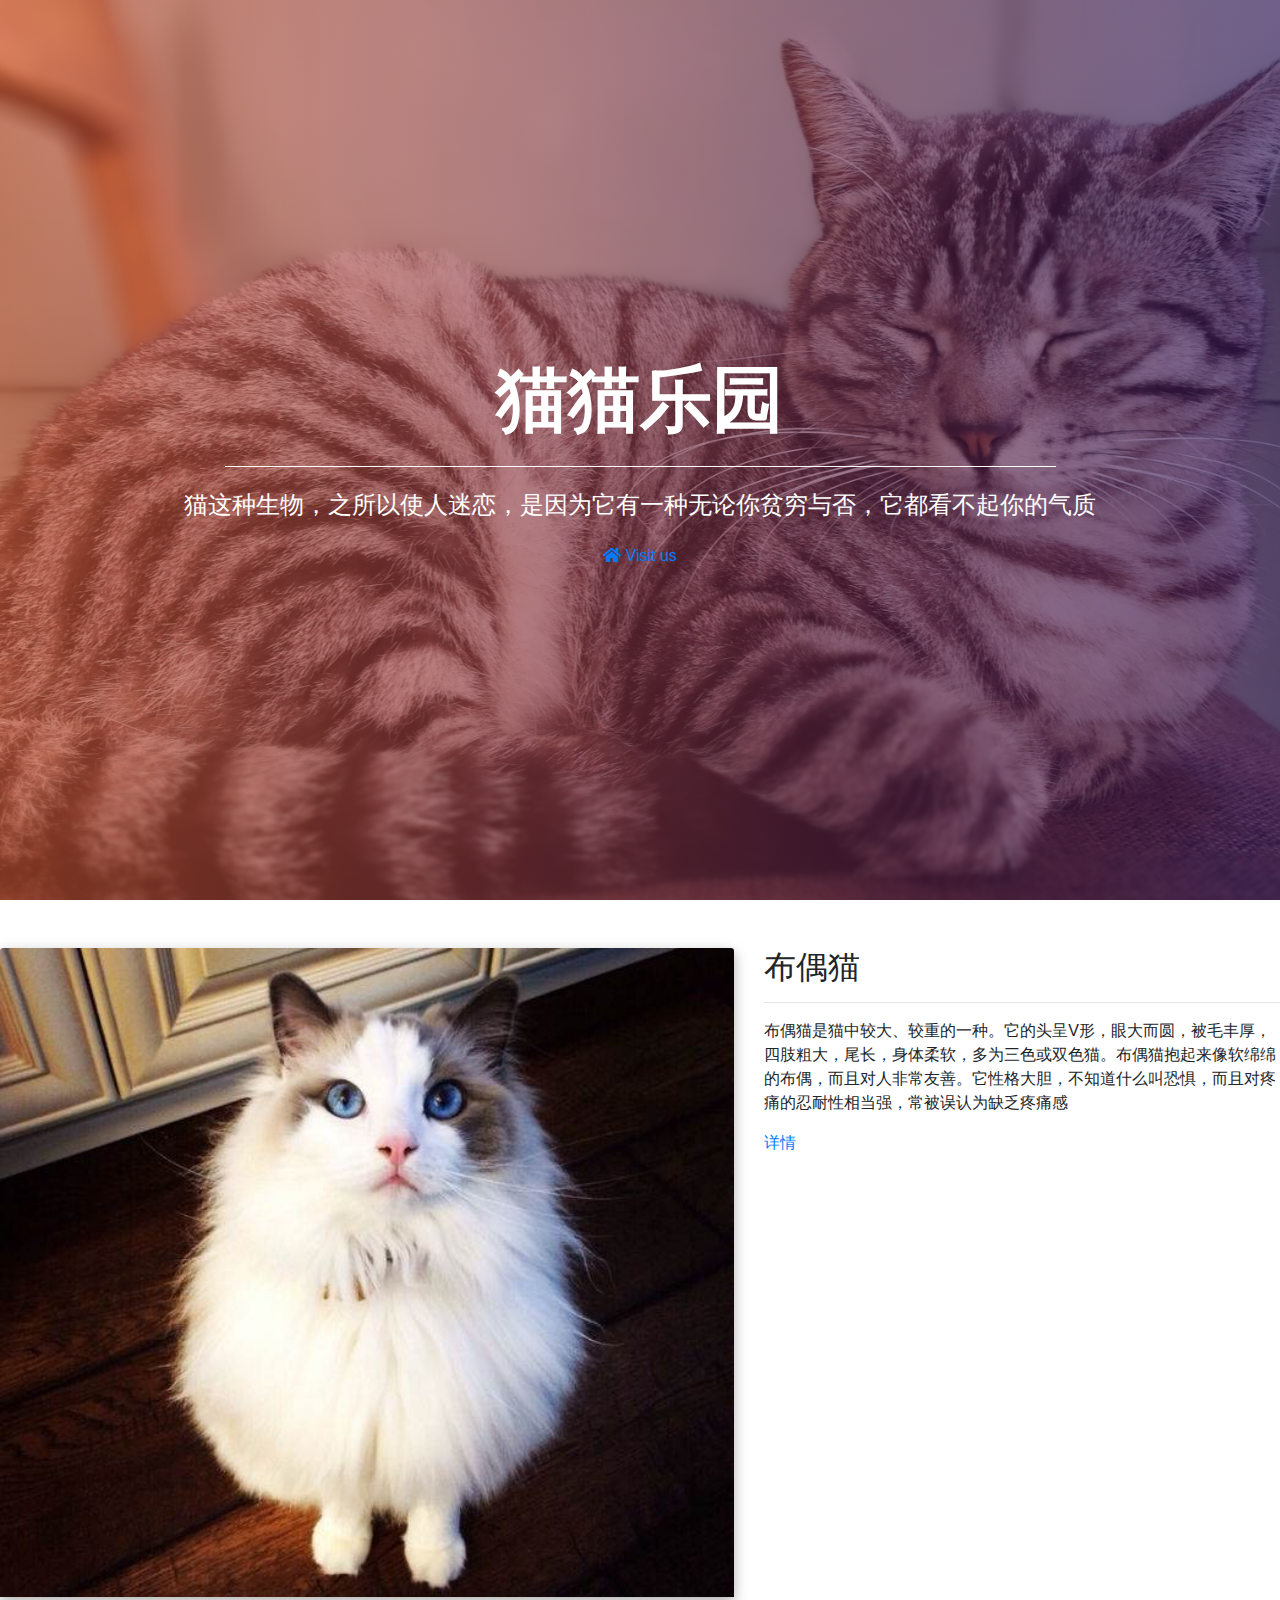
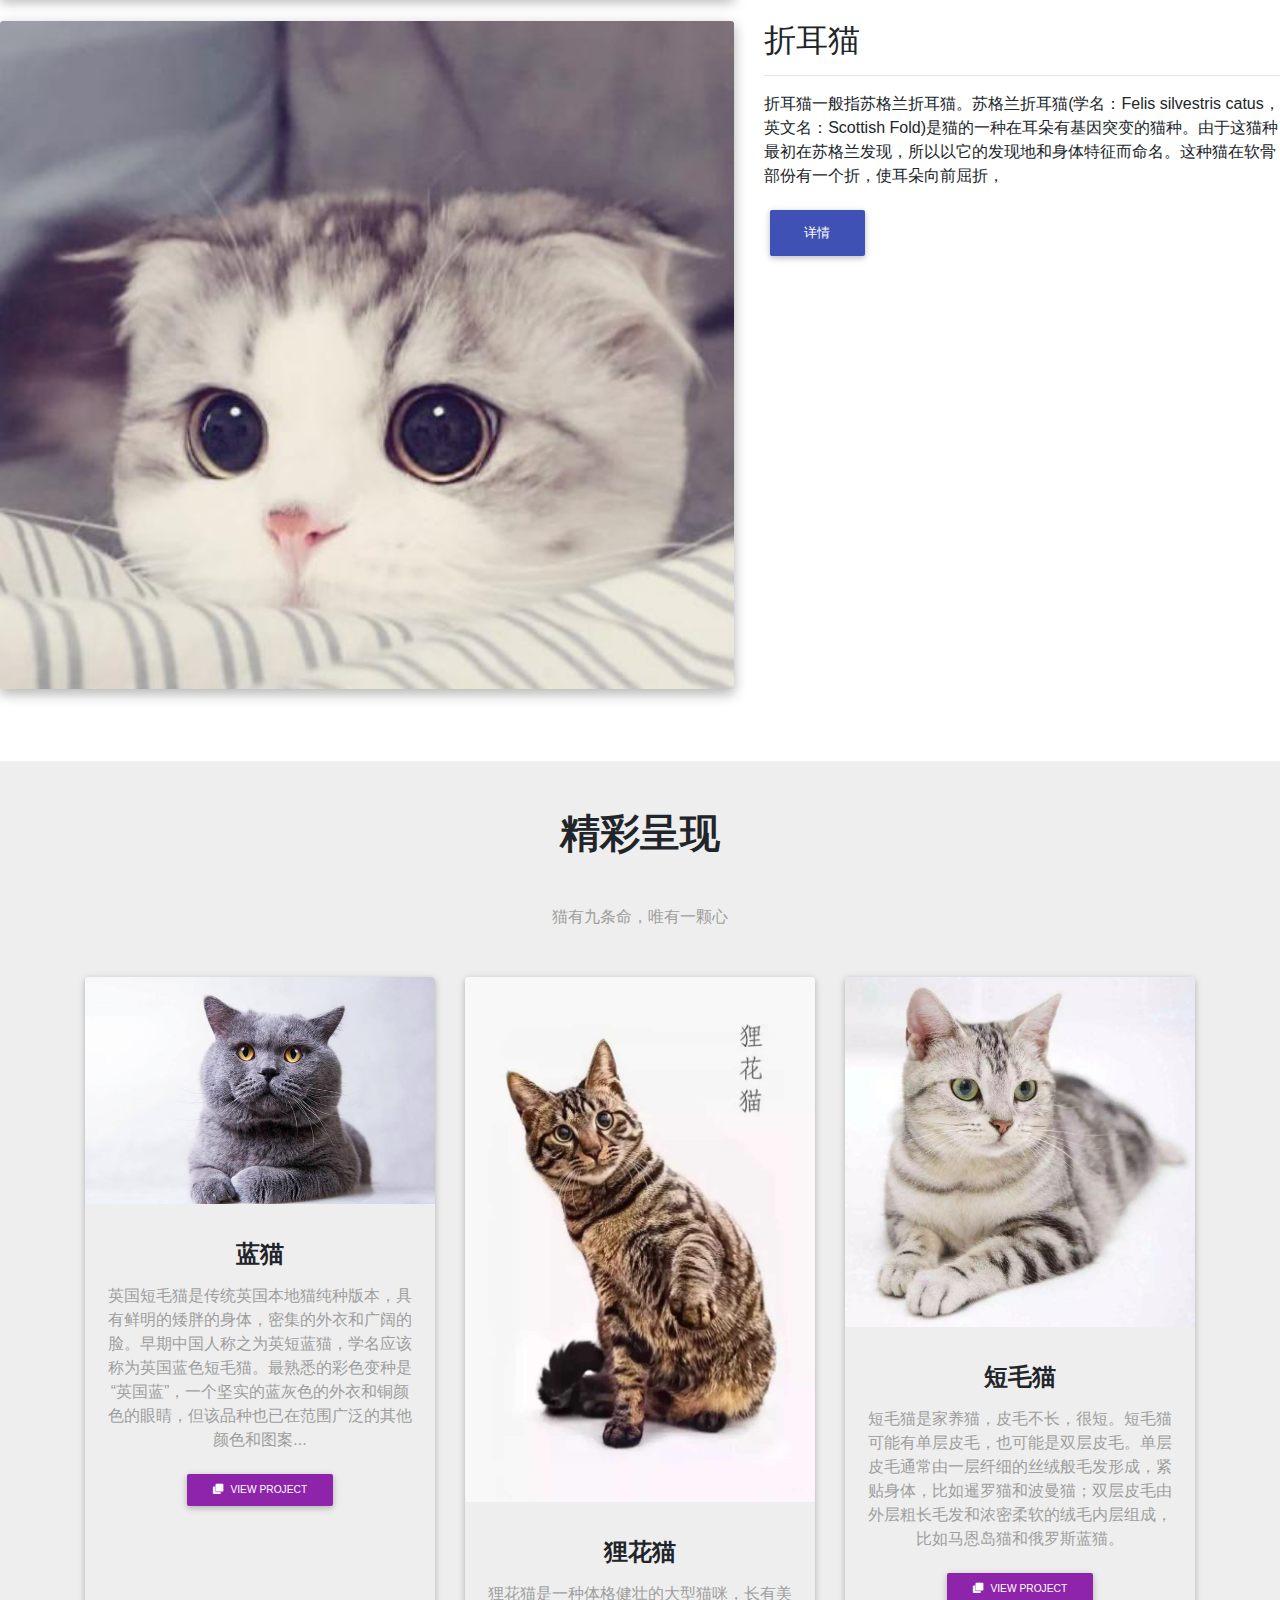
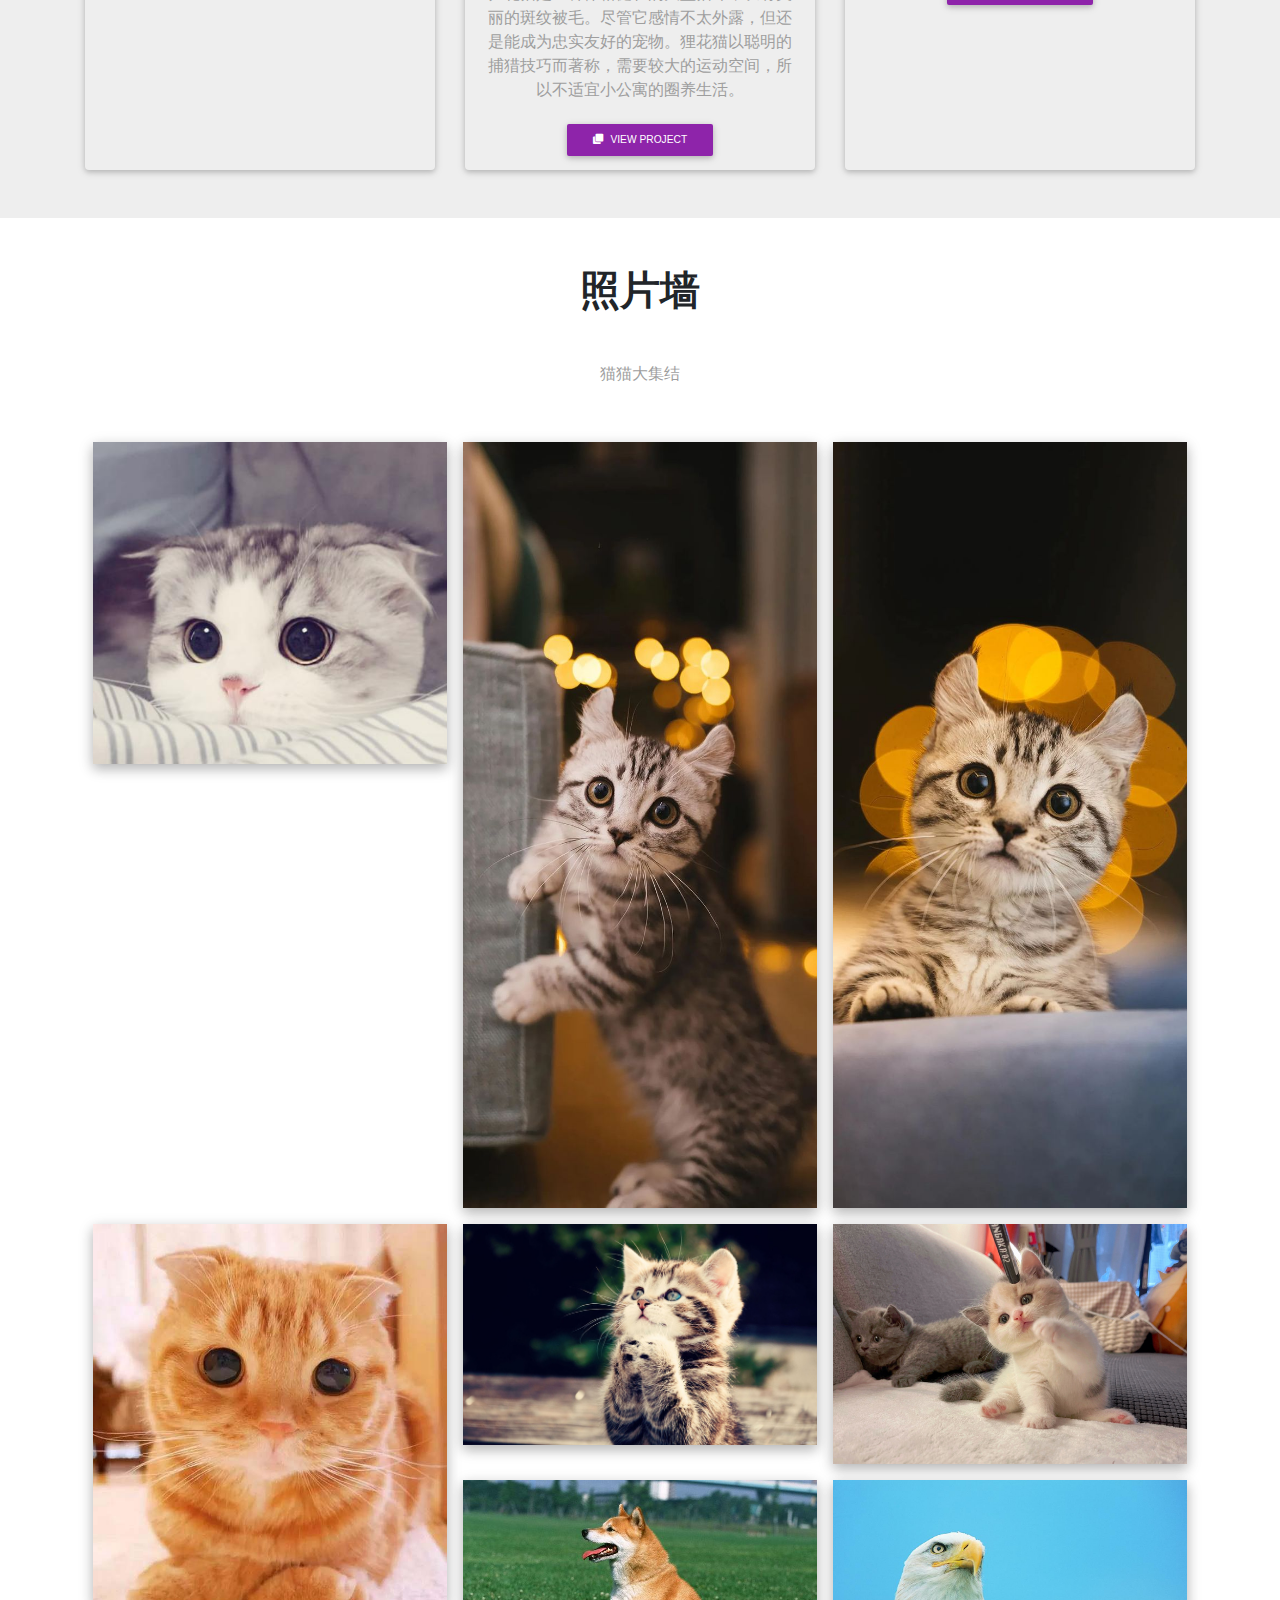
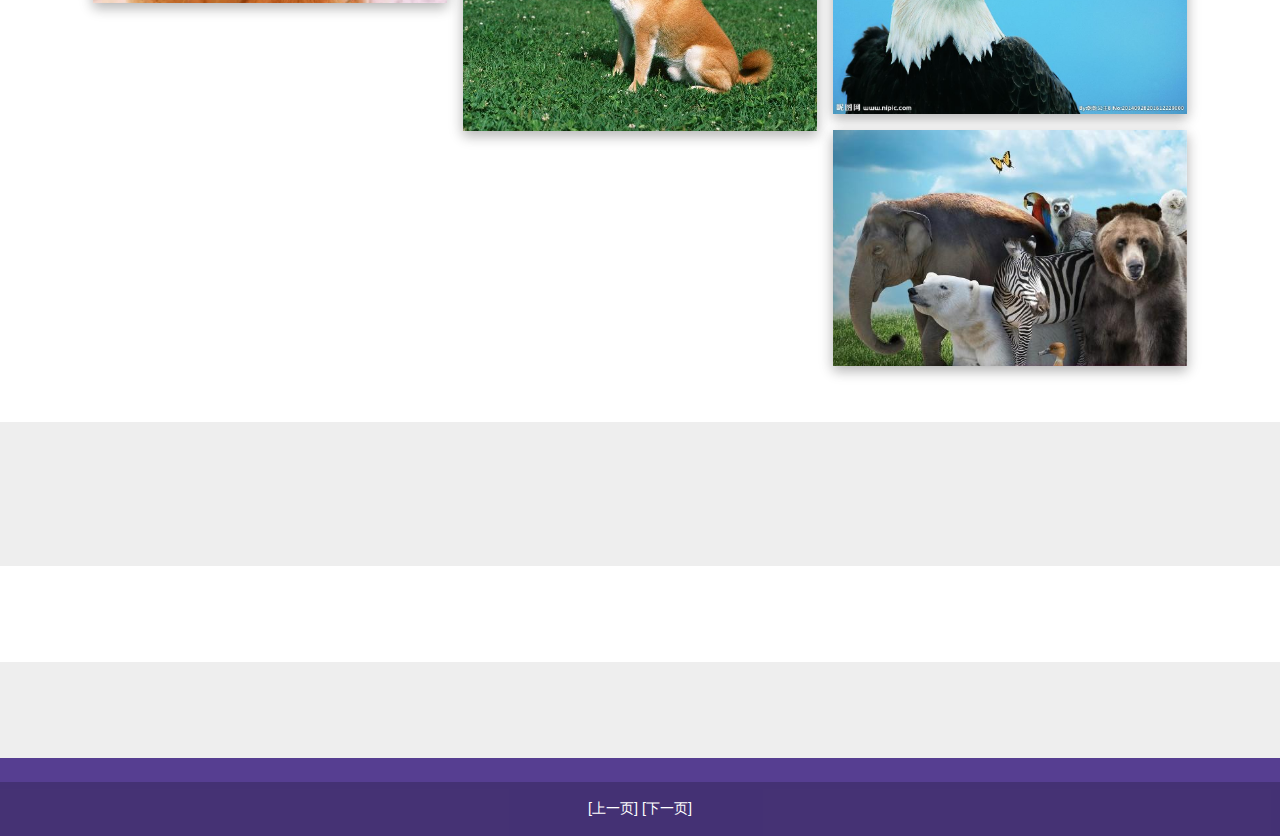
<file: 猫猫乐园.html>
<!DOCTYPE html>
<html>
<head>
  <meta charset="UTF-8">
  <meta name="viewport" content="width=device-width, initial-scale=1, shrink-to-fit=no">
  <meta http-equiv="x-ua-compatible" content="ie=edge">
  <title>MDB4.12模板</title>
  <!-- MDB icon -->
  <link rel="icon" href="img/mdb-favicon.ico" type="image/x-icon">
  <!-- Font Awesome -->
  <link rel="stylesheet" href="https://use.fontawesome.com/releases/v5.11.2/css/all.css">
  <!-- Bootstrap core CSS -->
  <link rel="stylesheet" href="css/bootstrap.min.css">
  <!-- Material Design Bootstrap -->
  <link rel="stylesheet" href="css/mdb.min.css">
  <!-- Your custom styles (optional) -->
  <link rel="stylesheet" href="css/style.css">
</head>
<body>

  <!-- start your project here -->
<!-- Main navigation -->
<header>
  
   <!-- Full Page Intro -->
   <div class="view">
    <video class="video-intro" poster="./img/picture/picture26.jpg" playsinline autoplay
      muted loop>
    </video>
    <!-- Mask & flexbox options-->
    <div class="mask rgba-gradient d-flex justify-content-center align-items-center">
      <!-- Content -->
      <div class="container px-md-3 px-sm-0">
        <!--Grid row-->
        <div class="row wow fadeIn">
          <!--Grid column-->
          <div class="col-md-12 mb-4 white-text text-center wow fadeIn">
            <h3 class="display-3 font-weight-bold white-text mb-0 pt-md-5 pt-5">猫猫乐园</h3>
            <hr class="hr-light my-4 w-75">
            <h4 class="subtext-header mt-2 mb-4">猫这种生物，之所以使人迷恋，是因为它有一种无论你贫穷与否，它都看不起你的气质</h4>
            <a href="https://baike.baidu.com/item/%E7%8C%AB/22261?fr=aladdin">
              <i class="fas fa-home "></i> Visit us
            </a>
          </div>
          <!--Grid column-->
        </div>
        <!--Grid row-->
      </div>
      <!-- Content -->
    </div>
    <!-- Mask & flexbox options-->
  </div>
  <!-- Full Page Intro -->
</header>


<!--Main layout-->
<main>


  <!--Section: about-->
<section id="about" class="py-5">

  <div class="row">
    <!--Grid column 1-->
    <div class="col-md-7 mb-4">
      <div class="view overlay z-depth-1-half">
        <img src="./img/picture/picture27.jpg" class="card-img-top" alt="">
        <div class="mask rgba-white-light"></div>
      </div>
    </div>
    <!--Grid column-->
    <!--Grid column 2-->
    <div class="col-md-5 mb-4">
      <h2>布偶猫</h2>
      <hr>
      <p>布偶猫是猫中较大、较重的一种。它的头呈V形，眼大而圆，被毛丰厚，四肢粗大，尾长，身体柔软，多为三色或双色猫。布偶猫抱起来像软绵绵的布偶，而且对人非常友善。它性格大胆，不知道什么叫恐惧，而且对疼痛的忍耐性相当强，常被误认为缺乏疼痛感</p>
      <a href="https://baike.baidu.com/item/%E8%8B%8F%E6%A0%BC%E5%85%B0%E6%8A%98%E8%80%B3%E7%8C%AB/303337?fromtitle=%E6%8A%98%E8%80%B3%E7%8C%AB&fromid=4256986&fr=aladdin">详情</a>
    </div>
    <!--Grid column-->
  </div>
  <!--Grid row-->
  <div class="row">
    <!--Grid column 1-->
    <div class="col-md-7 mb-4">
      <div class="view overlay z-depth-1-half">
        <img src="./img/picture/picture28.jpg" class="card-img-top" alt="">
        <div class="mask rgba-white-light"></div>
      </div>
    </div>
    <!--Grid column-->
    <!--Grid column 2-->
    <div class="col-md-5 mb-4">
      <h2>折耳猫</h2>
      <hr>
      <p>折耳猫一般指苏格兰折耳猫。苏格兰折耳猫(学名：Felis silvestris catus，英文名：Scottish Fold)是猫的一种在耳朵有基因突变的猫种。由于这猫种最初在苏格兰发现，所以以它的发现地和身体特征而命名。这种猫在软骨部份有一个折，使耳朵向前屈折，</p>
      <a href="https://baike.baidu.com/item/%E5%BE%B7%E5%9B%BD%E7%89%A7%E7%BE%8A%E7%8A%AC/82321?fromtitle=%E5%BE%B7%E7%89%A7&fromid=7310265&fr=aladdin" class="btn btn-indigo">详情</a>
    </div>
    <!--Grid column-->
  </div>
  <!--Grid row-->
  <!--Grid row 2-->

</section>
<!--Section: about-->

  <!--Section: projects-->
<section id="projects" class="text-center py-5" style="background-color: #eee;">

  <!-- Container -->
  <div class="container">

    <!-- Section heading -->
    <h2 class="h1-responsive font-weight-bold mb-5">精彩呈现</h2>
    <!-- Section description -->
    <p class="grey-text w-responsive mx-auto mb-5">猫有九条命，唯有一颗心</p>

    <!-- Grid row -->
    <div class="row text-center">

      <!-- Grid column -->
      <div class="col-lg-4 col-md-12 mb-lg-0 mb-4">
        <!--Featured image-->
        <div class="view overlay rounded z-depth-1">
          <img src="./img/picture/picture29.jpg" class="img-fluid"
            alt="Sample project image">
          <a>
            <div class="mask rgba-white-slight"></div>
          </a>
          <!--Excerpt-->
          <div class="card-body pb-2">
            <h4 class="font-weight-bold my-3">蓝猫</h4>
            <p class="grey-text">英国短毛猫是传统英国本地猫纯种版本，具有鲜明的矮胖的身体，密集的外衣和广阔的脸。早期中国人称之为英短蓝猫，学名应该称为英国蓝色短毛猫。最熟悉的彩色变种是“英国蓝”，一个坚实的蓝灰色的外衣和铜颜色的眼睛，但该品种也已在范围广泛的其他颜色和图案...
            </p>
            <a class="btn btn-purple btn-sm"><i class="fas fa-clone left"></i> View project</a>
          </div>
        </div>
      </div>
      <!-- Grid column -->

      <!-- Grid column -->
      <div class="col-lg-4 col-md-6 mb-md-0 mb-4">
        <!--Featured image-->
        <div class="view overlay rounded z-depth-1">
          <img src="./img/picture/picture30.jpg" class="img-fluid"
            alt="Sample project image">
          <a>
            <div class="mask rgba-white-slight"></div>
          </a>
          <!--Excerpt-->
          <div class="card-body pb-2">
            <h4 class="font-weight-bold my-3">狸花猫</h4>
            <p class="grey-text">狸花猫是一种体格健壮的大型猫咪，长有美丽的斑纹被毛。尽管它感情不太外露，但还是能成为忠实友好的宠物。狸花猫以聪明的捕猎技巧而著称，需要较大的运动空间，所以不适宜小公寓的圈养生活。
            </p>
            <a class="btn btn-purple btn-sm"><i class="fas fa-clone left"></i> View project</a>
          </div>
        </div>
      </div>
      <!-- Grid column -->

      <!-- Grid column -->
      <div class="col-lg-4 col-md-6">
        <!--Featured image-->
        <div class="view overlay rounded z-depth-1">
          <img src="./img/picture/picture31.jpg" class="img-fluid"
            alt="Sample project image">
          <a>
            <div class="mask rgba-white-slight"></div>
          </a>
          <!--Excerpt-->
          <div class="card-body pb-2">
            <h4 class="font-weight-bold my-3">短毛猫</h4>
            <p class="grey-text">短毛猫是家养猫，皮毛不长，很短。短毛猫可能有单层皮毛，也可能是双层皮毛。单层皮毛通常由一层纤细的丝绒般毛发形成，紧贴身体，比如暹罗猫和波曼猫；双层皮毛由外层粗长毛发和浓密柔软的绒毛内层组成，比如马恩岛猫和俄罗斯蓝猫。
            </p>
            <a class="btn btn-purple btn-sm"><i class="fas fa-clone left"></i> View project</a>
          </div>
        </div>
      </div>
      <!-- Grid column -->

    </div>
    <!-- Grid row -->

  </div>
  <!-- Container -->

</section>
<!--Section: projects-->

<!--Section: gallery-->
<section id="gallery" class="text-center py-5">

  <!-- Container -->
  <div class="container">

    <!-- Section heading -->
    <h2 class="h1-responsive font-weight-bold mb-5">照片墙</h2>
    <!-- Section description -->
    <p class="grey-text w-responsive mx-auto mb-5">猫猫大集结</p>

    <div class="row">
      <div class="col-md-12">

        <div id="mdb-lightbox-ui"></div>

        <div class="mdb-lightbox">

          <figure class="col-md-4">
            <a href="./img/picture/1.jpg" data-size="1600x1067">
              <img src="./img/picture/1.jpg" class="img-fluid z-depth-1-half">
            </a>
          </figure>

          <figure class="col-md-4">
            <a href="./img/picture/2.jpg" data-size="1600x1067">
              <img src="./img/picture/2.jpg" class="img-fluid z-depth-1-half" />
            </a>
          </figure>

          <figure class="col-md-4">
            <a href="./img/picture/3.jpg" data-size="1600x1067">
              <img src="./img/picture/3.jpg" class="img-fluid z-depth-1-half" />
            </a>
          </figure>

          <figure class="col-md-4">
            <a href="./img/picture/4.jpg" data-size="1600x1067">
              <img src="./img/picture/4.jpg" class="img-fluid z-depth-1-half" />
            </a>
          </figure>

          <figure class="col-md-4">
            <a href="./img/picture/5.jpg" data-size="1600x1067">
              <img src="./img/picture/5.jpg" class="img-fluid z-depth-1-half" />
            </a>
          </figure>

          <figure class="col-md-4">
            <a href="./img/picture/6.jpg" data-size="1600x1067">
              <img src="./img/picture/6.jpg" class="img-fluid z-depth-1-half" />
            </a>
          </figure>

          <figure class="col-md-4">
            <a href="./img/picture/picture22.jpg" data-size="1600x1067">
              <img src="./img/picture/picture22.jpg" class="img-fluid z-depth-1-half" />
            </a>
          </figure>

          <figure class="col-md-4">
            <a href="./img/picture/picture12.jpg" data-size="1600x1067">
              <img src="./img/picture/picture12.jpg" class="img-fluid z-depth-1-half" />
            </a>
          </figure>

          <figure class="col-md-4">
            <a href="./img/picture/picture13.jpg" data-size="1600x1067">
              <img src="./img/picture/picture13.jpg" class="img-fluid z-depth-1-half" />
            </a>
          </figure>

        </div>

      </div>
    </div>

  </div>
  <!-- Container -->

</section>
<!--Section: gallery-->

  <!--Section: testimonials-->
  <section id="testimonials" class="text-center py-5" style="background-color: #eee;">

    <!-- Container -->
    <div class="container">

      <!-- Section heading -->
      <h2 class="h1-responsive font-weight-bold mb-5"></h2>

    </div>
    <!-- Container -->

  </section>
  <!--Section: testimonials-->

  <!--Section: call to action-->
  <section id="">



  </section>
  <!--Section: call to action-->

  <!--Section: articles-->
  <section id="articles" class="text-center py-5">

  </section>
  <!--Section: articles-->

  <!--Section: contact-->
  <section id="contact" class="py-5" style="background-color: #eee;">

    <div class="container">

    </div>

  </section>
  <!--Section: contact-->

</main>
<!--Main layout-->


<footer class="page-footer font-small pt-4">

  <!-- Footer Elements -->
  <div class="container">


  </div>
  <!-- Footer Elements -->

  <!-- Copyright -->
  <div class="footer-copyright text-center py-3">
    <a href="./狗狗家园.html"> [上一页]</a>
    <a href="./飞行动物.html"> [下一页]</a>
  </div>

  <!-- Copyright -->

</footer>
<!-- Footer -->





<!-- end your project here -->

  <!-- jQuery -->
  <script type="text/javascript" src="js/jquery.min.js"></script>
  <!-- Bootstrap tooltips -->
  <script type="text/javascript" src="js/popper.min.js"></script>
  <!-- Bootstrap core JavaScript -->
  <script type="text/javascript" src="js/bootstrap.min.js"></script>
  <!-- MDB core JavaScript -->
  <script type="text/javascript" src="js/mdb.min.js"></script>
  <!-- Your custom scripts (optional) -->
  <script type="text/javascript"></script>
  <!-- Your custom scripts (optional) -->
  <script type="text/javascript">
    // MDB Lightbox Init
    $(function () {
      $("#mdb-lightbox-ui").load("mdb-addons/mdb-lightbox-ui.html");
    });
  </script>
  <!-- Your custom scripts (optional) -->
<script type="text/javascript">
  // MDB Lightbox Init
  $(function () {
    $("#mdb-lightbox-ui").load("mdb-addons/mdb-lightbox-ui.html");
  });
  // 以下为动画效果新添加的两条语句
  // Adding animations to the sections, 使用的是淡入, 你也可以试试zoomIn等动画
  $("section").addClass("wow fadeIn");
  // Animations Init, 注意必须放在ready方法中以防WOW对象没能加载成功
  $(document).ready(function () {
    new WOW().init();
  });
</script>
</body>
</html>
</file>
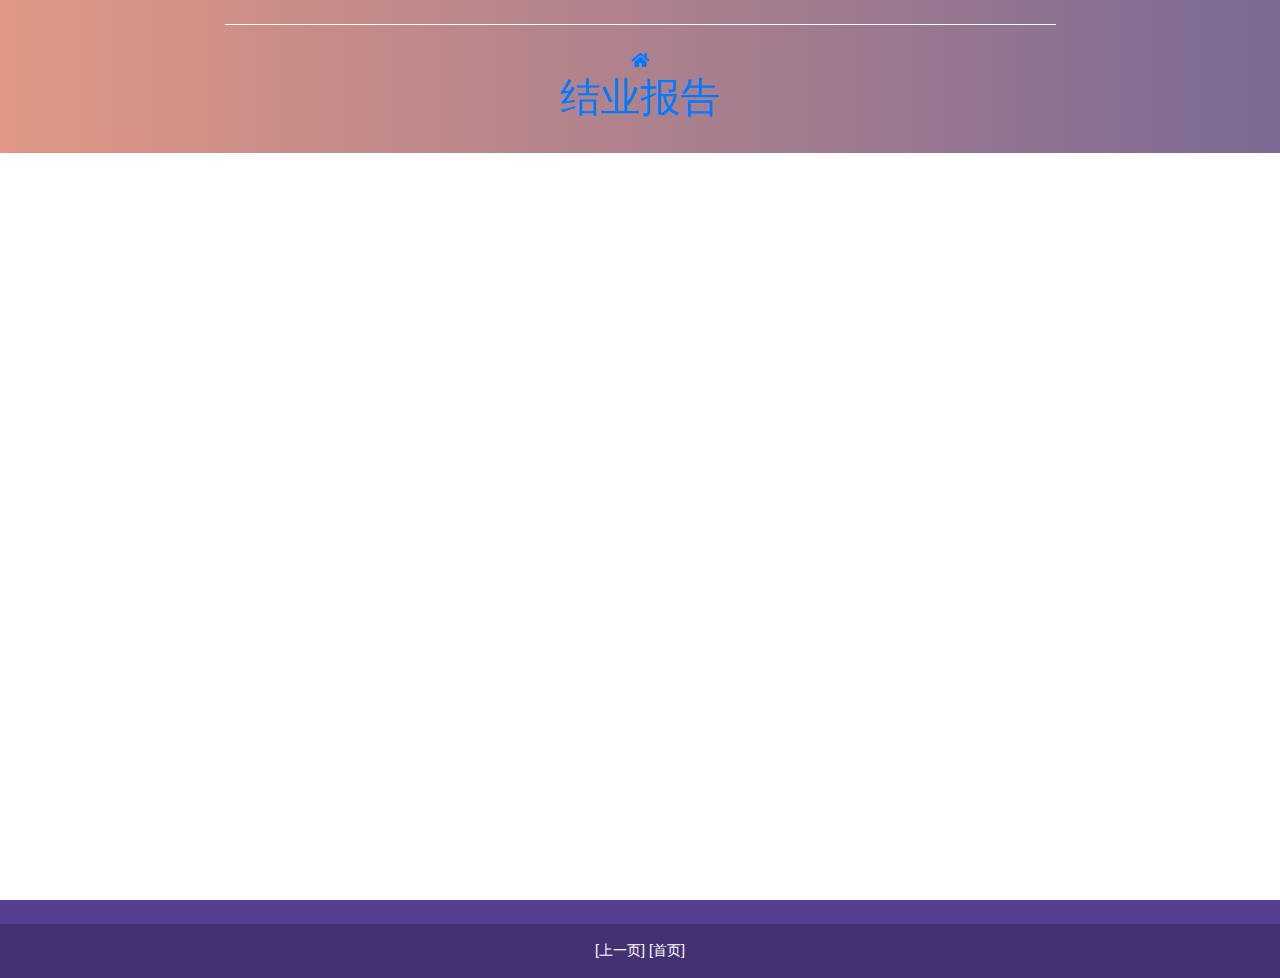
<file: 结业报告.html>
<!DOCTYPE html>
<html>
<head>
  <meta charset="UTF-8">
  <meta name="viewport" content="width=device-width, initial-scale=1, shrink-to-fit=no">
  <meta http-equiv="x-ua-compatible" content="ie=edge">
  <title>MDB4.12模板</title>
  <!-- MDB icon -->
  <link rel="icon" href="img/mdb-favicon.ico" type="image/x-icon">
  <!-- Font Awesome -->
  <link rel="stylesheet" href="https://use.fontawesome.com/releases/v5.11.2/css/all.css">
  <!-- Bootstrap core CSS -->
  <link rel="stylesheet" href="css/bootstrap.min.css">
  <!-- Material Design Bootstrap -->
  <link rel="stylesheet" href="css/mdb.min.css">
  <!-- Your custom styles (optional) -->
  <link rel="stylesheet" href="css/style.css">
</head>
<body>
  <header>
  
   
     <!-- Mask & flexbox options-->
     <div class="mask rgba-gradient d-flex justify-content-center align-items-center">
       <!-- Content -->
       <div class="container px-md-3 px-sm-0">
         <!--Grid row-->
         <div class="row wow fadeIn">
           <!--Grid column-->
           <div class="col-md-12 mb-4 white-text text-center wow fadeIn">
             <hr class="hr-light my-4 w-75">
             <a href="./报告.html">
              <i class="fas fa-home "></i><h1>结业报告</h1> 
            </a>
           </div>
           <!--Grid column-->
         </div>
         <!--Grid row-->
       </div>
       <!-- Content -->
     </div>
     <!-- Mask & flexbox options-->
   </div>
   <!-- Full Page Intro -->
 </header>
 
<footer class="page-footer font-small pt-4">

    <!-- Footer Elements -->
    <div class="container">
  
  
    </div>
    <!-- Footer Elements -->
  
    <!-- Copyright -->
    <div class="footer-copyright text-center py-3">
      <a href="./海洋世界.html">[上一页]</a>
      <a href="./index.html">[首页]</a>
    </div>
  
    <!-- Copyright -->
  
  </footer>
  <!-- Footer -->

  <script type="text/javascript" src="js/jquery.min.js"></script>
  <!-- Bootstrap tooltips -->
  <script type="text/javascript" src="js/popper.min.js"></script>
  <!-- Bootstrap core JavaScript -->
  <script type="text/javascript" src="js/bootstrap.min.js"></script>
  <!-- MDB core JavaScript -->
  <script type="text/javascript" src="js/mdb.min.js"></script>
  <!-- Your custom scripts (optional) -->
  <script type="text/javascript"></script>
  <!-- Your custom scripts (optional) -->
  <script type="text/javascript">
    // MDB Lightbox Init
    $(function () {
      $("#mdb-lightbox-ui").load("mdb-addons/mdb-lightbox-ui.html");
    });
  </script>
  <!-- Your custom scripts (optional) -->
<script type="text/javascript">
  // MDB Lightbox Init
  $(function () {
    $("#mdb-lightbox-ui").load("mdb-addons/mdb-lightbox-ui.html");
  });
  // 以下为动画效果新添加的两条语句
  // Adding animations to the sections, 使用的是淡入, 你也可以试试zoomIn等动画
  $("section").addClass("wow fadeIn");
  // Animations Init, 注意必须放在ready方法中以防WOW对象没能加载成功
  $(document).ready(function () {
    new WOW().init();
  });
</script>
</body>
</html>
</file>
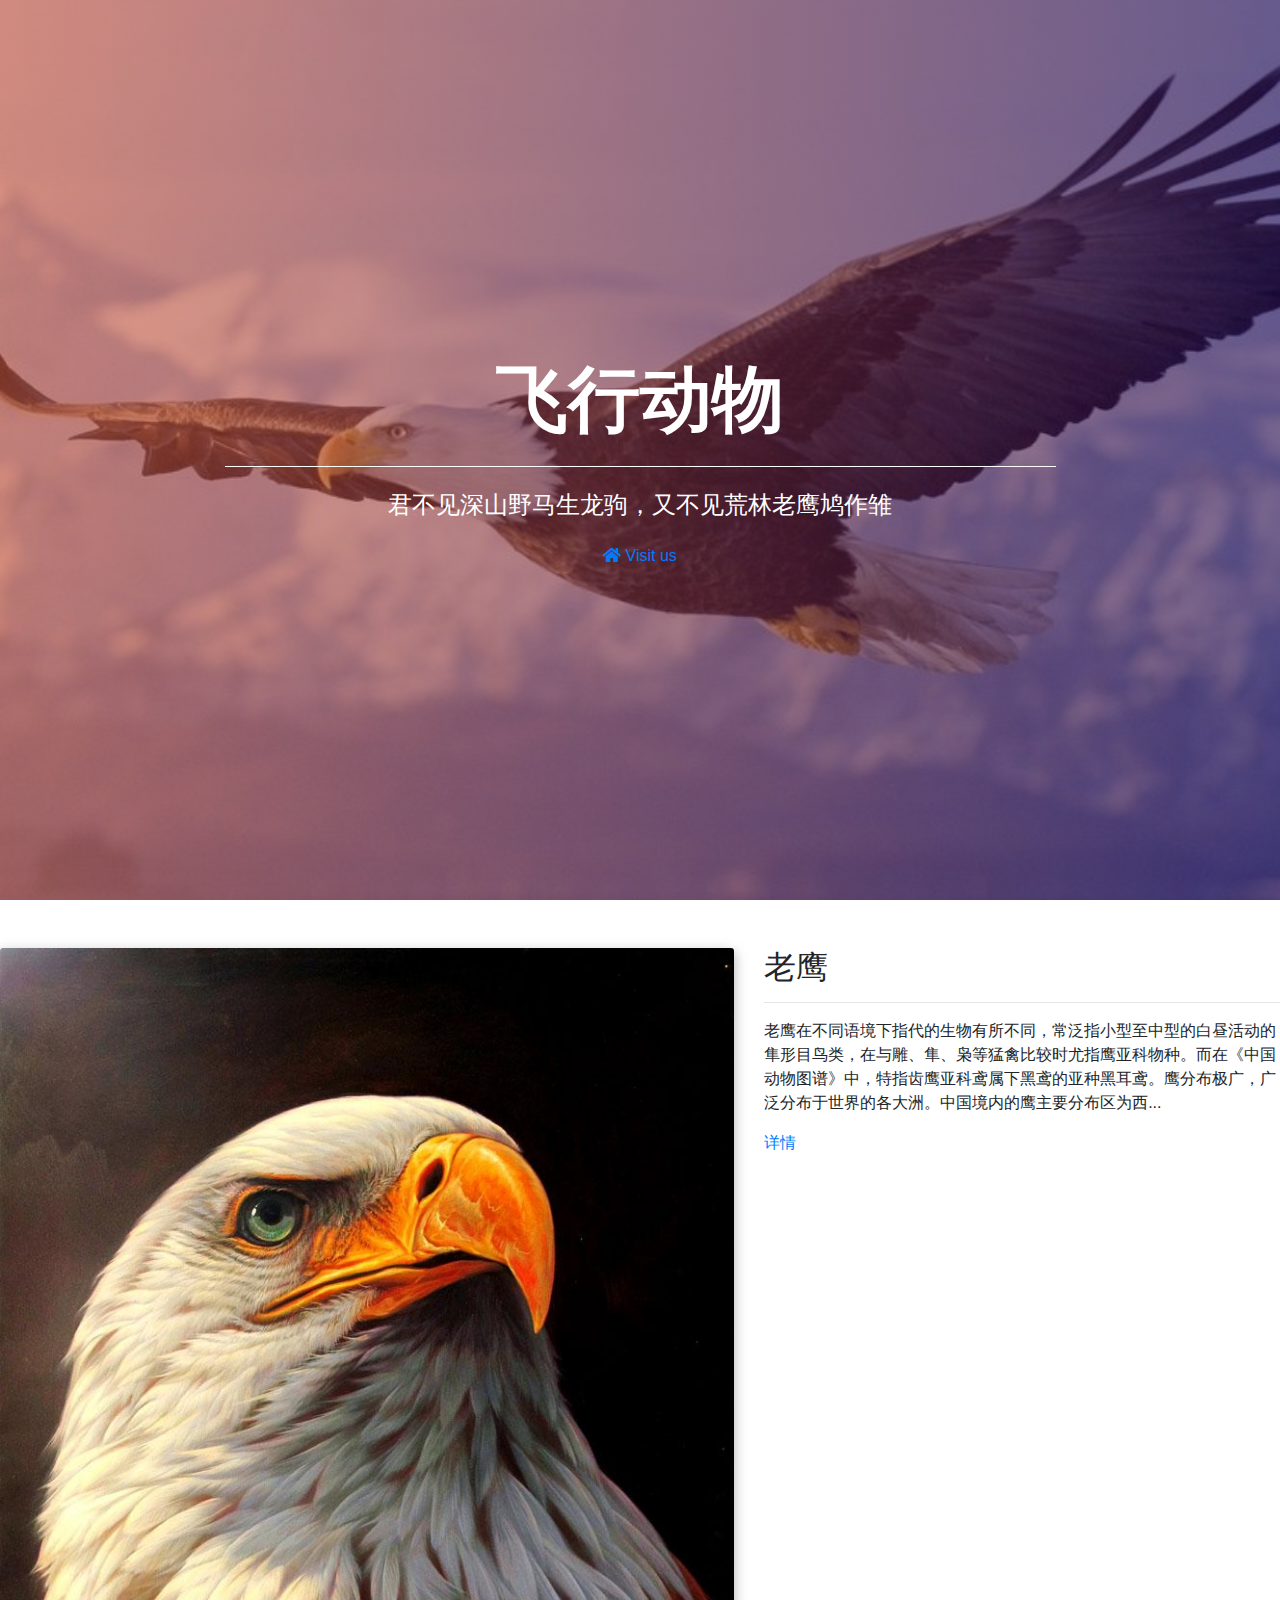
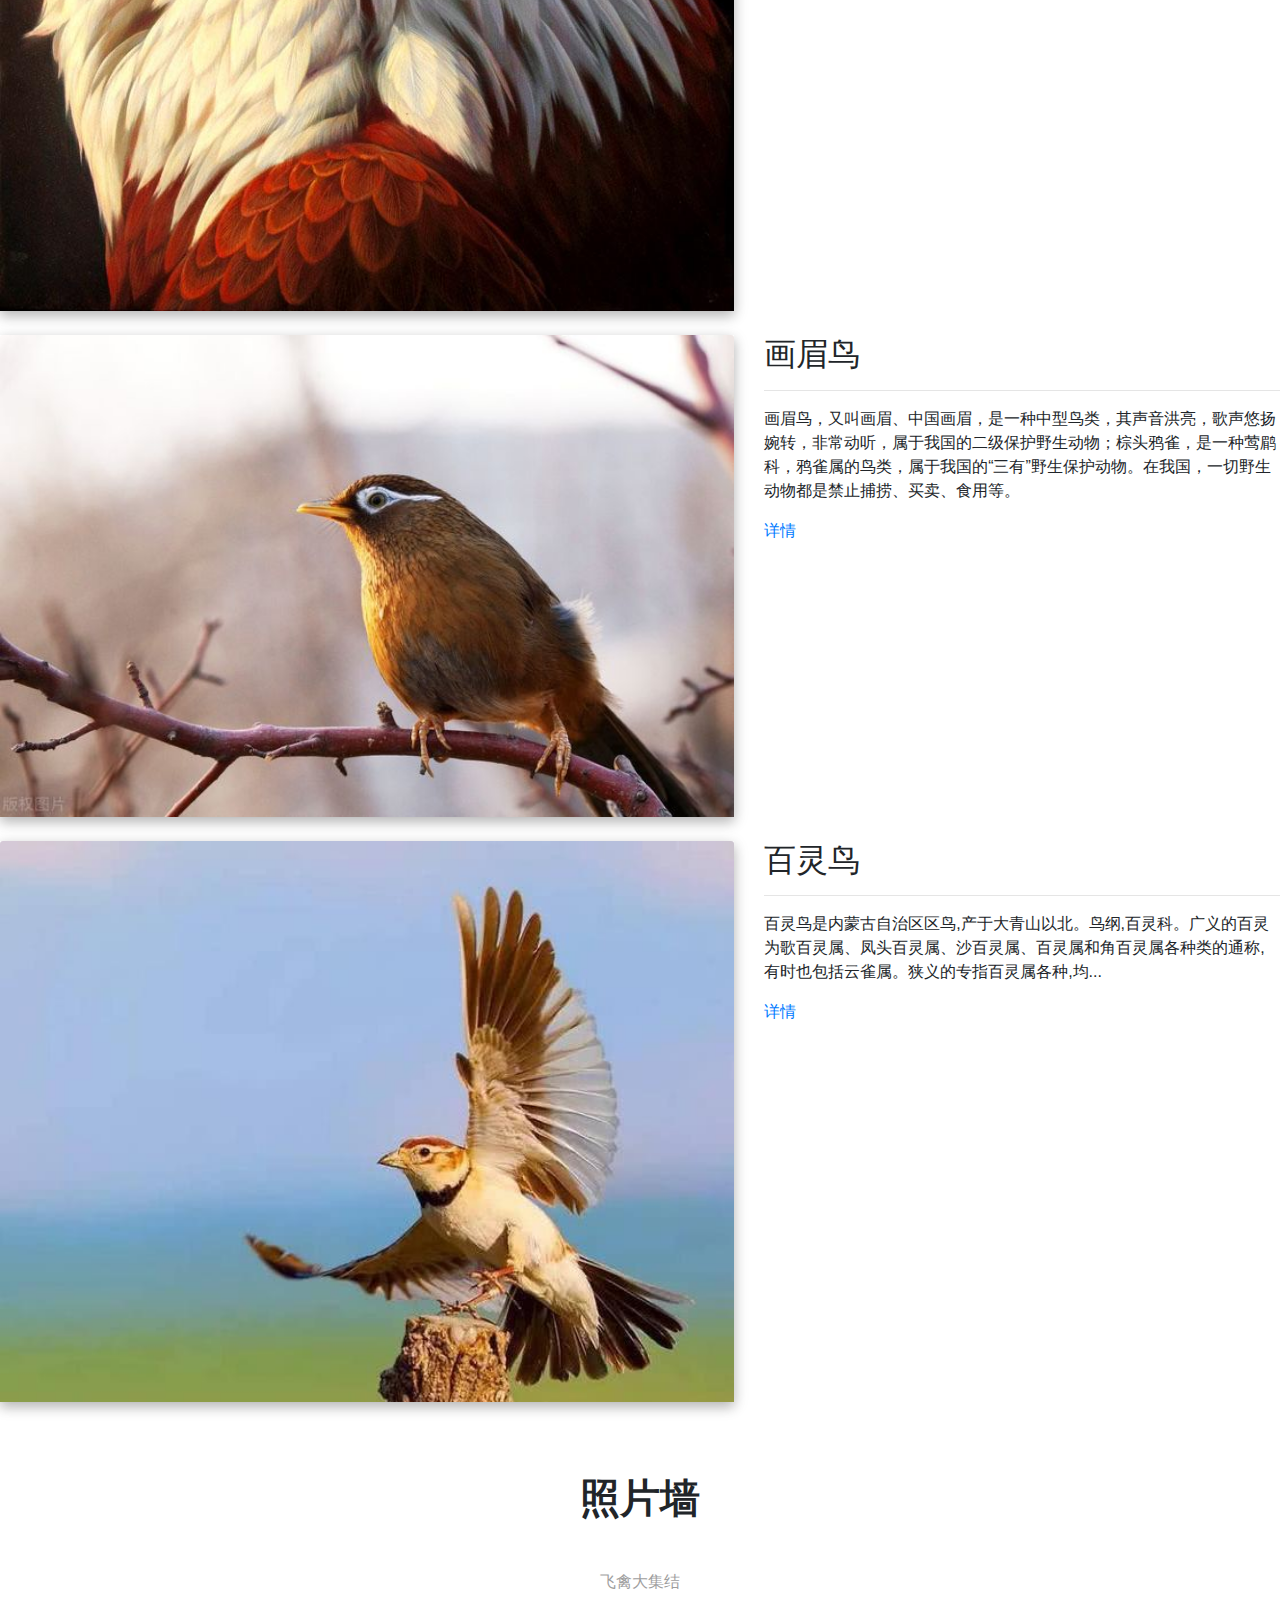
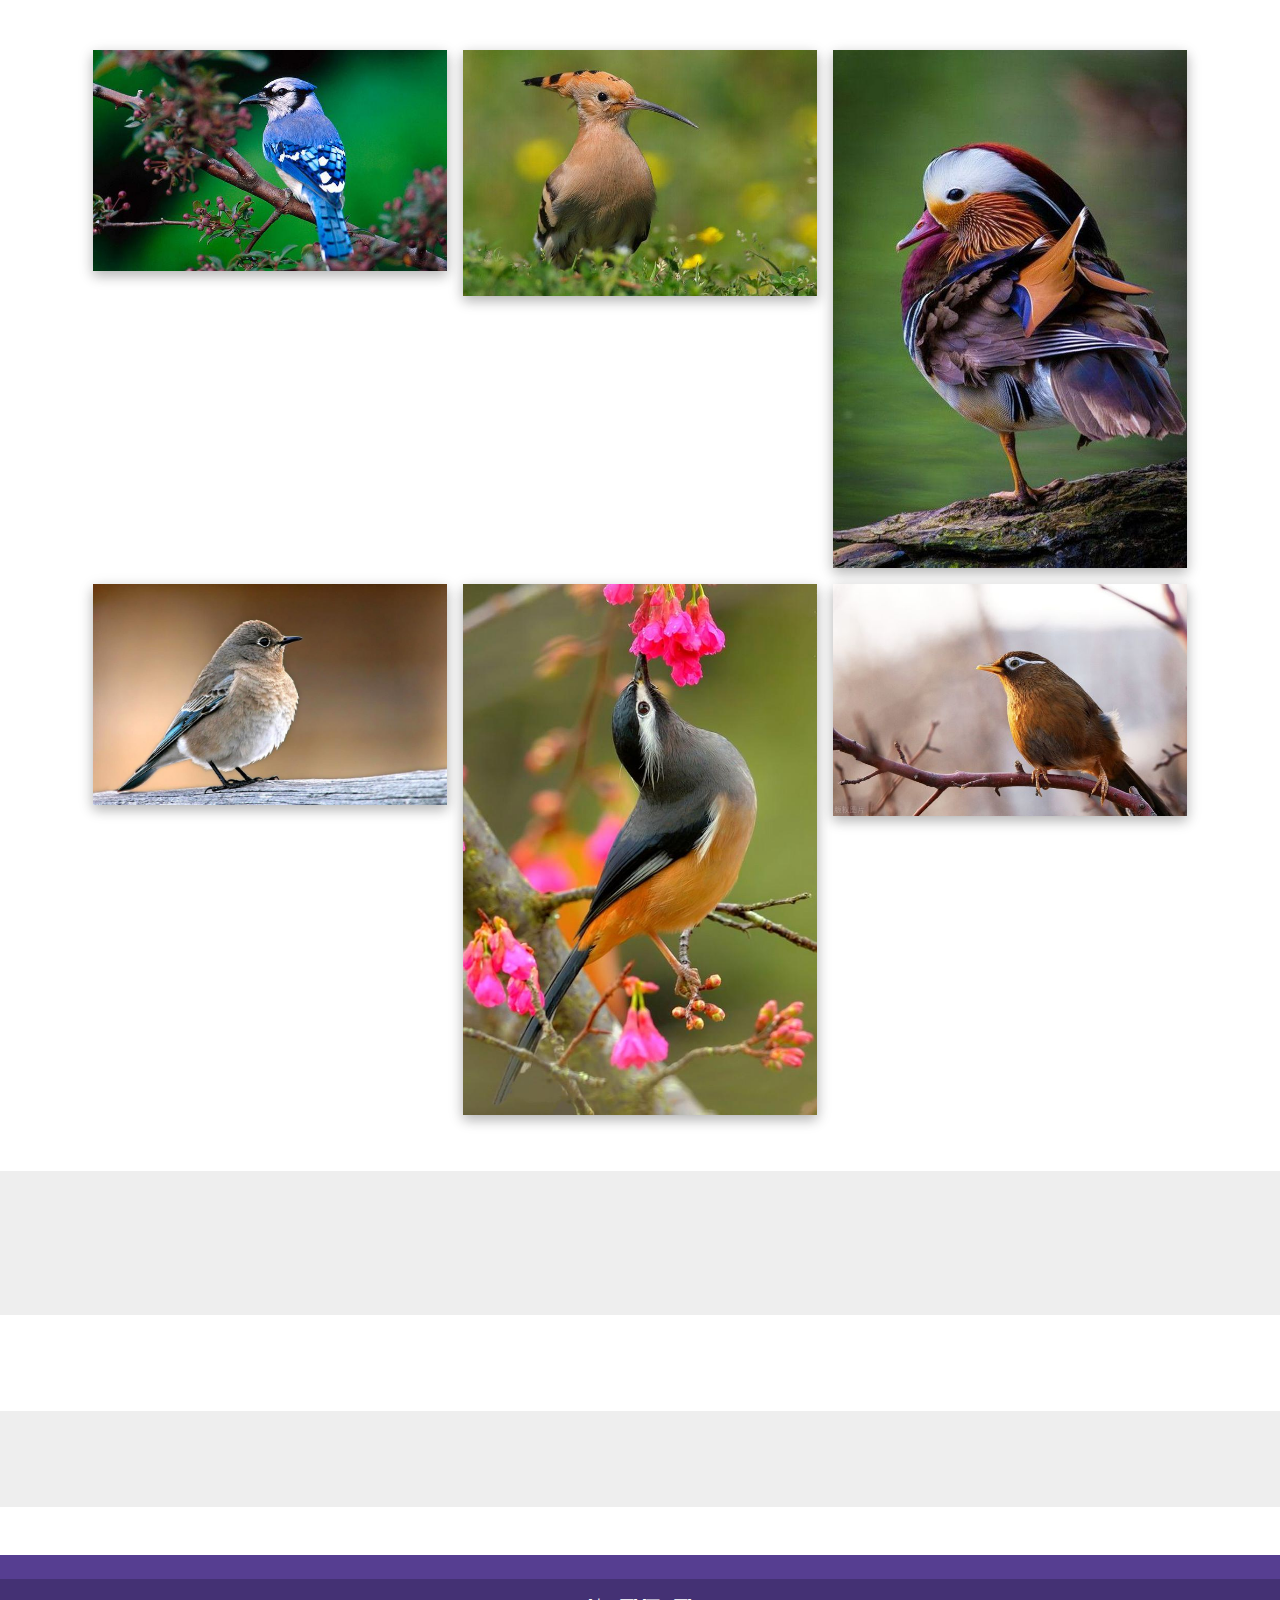
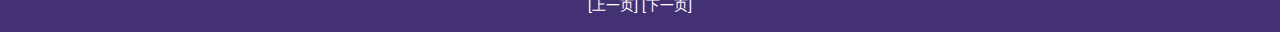
<file: 飞行动物.html>
<!DOCTYPE html>
<html>
<head>
  <meta charset="UTF-8">
  <meta name="viewport" content="width=device-width, initial-scale=1, shrink-to-fit=no">
  <meta http-equiv="x-ua-compatible" content="ie=edge">
  <title>MDB4.12模板</title>
  <!-- MDB icon -->
  <link rel="icon" href="img/mdb-favicon.ico" type="image/x-icon">
  <!-- Font Awesome -->
  <link rel="stylesheet" href="https://use.fontawesome.com/releases/v5.11.2/css/all.css">
  <!-- Bootstrap core CSS -->
  <link rel="stylesheet" href="css/bootstrap.min.css">
  <!-- Material Design Bootstrap -->
  <link rel="stylesheet" href="css/mdb.min.css">
  <!-- Your custom styles (optional) -->
  <link rel="stylesheet" href="css/style.css">
</head>
<body>

  <!-- start your project here -->
<!-- Main navigation -->
<header>
  
   <!-- Full Page Intro -->
   <div class="view">
    <video class="video-intro" poster="./img/picture/7.jpg" playsinline autoplay
      muted loop>
    </video>
    <!-- Mask & flexbox options-->
    <div class="mask rgba-gradient d-flex justify-content-center align-items-center">
      <!-- Content -->
      <div class="container px-md-3 px-sm-0">
        <!--Grid row-->
        <div class="row wow fadeIn">
          <!--Grid column-->
          <div class="col-md-12 mb-4 white-text text-center wow fadeIn">
            <h3 class="display-3 font-weight-bold white-text mb-0 pt-md-5 pt-5">飞行动物</h3>
            <hr class="hr-light my-4 w-75">
            <h4 class="subtext-header mt-2 mb-4">君不见深山野马生龙驹，又不见荒林老鹰鸠作雏</h4>
            <a href="https://baike.baidu.com/item/%E8%80%81%E9%B9%B0/2039435?fr=aladdin">
              <i class="fas fa-home "></i> Visit us
            </a>
          </div>
          <!--Grid column-->
        </div>
        <!--Grid row-->
      </div>
      <!-- Content -->
    </div>
    <!-- Mask & flexbox options-->
  </div>
  <!-- Full Page Intro -->
</header>


<!--Main layout-->
<main>


  <!--Section: about-->
<section id="about" class="py-5">

  <div class="row">
    <!--Grid column 1-->
    <div class="col-md-7 mb-4">
      <div class="view overlay z-depth-1-half">
        <img src="./img/picture/8.jpg" class="card-img-top" alt="">
        <div class="mask rgba-white-light"></div>
      </div>
    </div>
    <!--Grid column-->
    <!--Grid column 2-->
    <div class="col-md-5 mb-4">
      <h2>老鹰</h2>
      <hr>
      <p>老鹰在不同语境下指代的生物有所不同，常泛指小型至中型的白昼活动的隼形目鸟类，在与雕、隼、枭等猛禽比较时尤指鹰亚科物种。而在《中国动物图谱》中，特指齿鹰亚科鸢属下黑鸢的亚种黑耳鸢。鹰分布极广，广泛分布于世界的各大洲。中国境内的鹰主要分布区为西...</p>
      <a href="https://baike.baidu.com/item/%E8%80%81%E9%B9%B0/2039435?fr=aladdin">详情</a>
    </div>
    <!--Grid column-->
  </div>
  <!--Grid row-->
  <div class="row">
    <!--Grid column 1-->
    <div class="col-md-7 mb-4">
      <div class="view overlay z-depth-1-half">
        <img src="./img/picture/9.jpg" class="card-img-top" alt="">
        <div class="mask rgba-white-light"></div>
      </div>
    </div>
    <!--Grid column-->
    <!--Grid column 2-->
    <div class="col-md-5 mb-4">
      <h2>画眉鸟</h2>
      <hr>
      <p>画眉鸟，又叫画眉、中国画眉，是一种中型鸟类，其声音洪亮，歌声悠扬婉转，非常动听，属于我国的二级保护野生动物；棕头鸦雀，是一种莺鹛科，鸦雀属的鸟类，属于我国的“三有”野生保护动物。在我国，一切野生动物都是禁止捕捞、买卖、食用等。</p>
      <a href="https://www.163.com/dy/article/GB9369B20525IBNQ.html">详情</a>
    </div>
    <!--Grid column-->
  </div>
  <div class="row">
    <!--Grid column 1-->
    <div class="col-md-7 mb-4">
      <div class="view overlay z-depth-1-half">
        <img src="./img/picture/10.jpg" class="card-img-top" alt="">
        <div class="mask rgba-white-light"></div>
      </div>
    </div>
    <!--Grid column-->
    <!--Grid column 2-->
    <div class="col-md-5 mb-4">
      <h2>百灵鸟</h2>
      <hr>
      <p>百灵鸟是内蒙古自治区区鸟,产于大青山以北。鸟纲,百灵科。广义的百灵为歌百灵属、凤头百灵属、沙百灵属、百灵属和角百灵属各种类的通称,有时也包括云雀属。狭义的专指百灵属各种,均...</p>
      <a href="http://nm.cnr.cn/lywh/cywh/200612/t20061215_504352874.html">详情</a>
    </div>
    <!--Grid column-->
  </div>
  <!--Grid row-->
  <!--Grid row 2-->



<!--Section: gallery-->
<section id="gallery" class="text-center py-5">

  <!-- Container -->
  <div class="container">

    <!-- Section heading -->
    <h2 class="h1-responsive font-weight-bold mb-5">照片墙</h2>
    <!-- Section description -->
    <p class="grey-text w-responsive mx-auto mb-5">飞禽大集结</p>

    <div class="row">
      <div class="col-md-12">

        <div id="mdb-lightbox-ui"></div>

        <div class="mdb-lightbox">

          <figure class="col-md-4">
            <a href="./img/picture/11.jpg" data-size="1600x1067">
              <img src="./img/picture/11.jpg" class="img-fluid z-depth-1-half">
            </a>
          </figure>

          <figure class="col-md-4">
            <a href="./img/picture/12.jpg" data-size="1600x1067">
              <img src="./img/picture/12.jpg" class="img-fluid z-depth-1-half" />
            </a>
          </figure>

          <figure class="col-md-4">
            <a href="./img/picture/13.jpg" data-size="1600x1067">
              <img src="./img/picture/13.jpg" class="img-fluid z-depth-1-half" />
            </a>
          </figure>

          <figure class="col-md-4">
            <a href="./img/picture/14.jpg" data-size="1600x1067">
              <img src="./img/picture/14.jpg" class="img-fluid z-depth-1-half" />
            </a>
          </figure>

          <figure class="col-md-4">
            <a href="./img/picture/15.jpg" data-size="1600x1067">
              <img src="./img/picture/15.jpg" class="img-fluid z-depth-1-half" />
            </a>
          </figure>

          <figure class="col-md-4">
            <a href="./img/picture/16.jpg" data-size="1600x1067">
              <img src="./img/picture/16.jpg" class="img-fluid z-depth-1-half" />
            </a>
          </figure>

        </div>

      </div>
    </div>

  </div>
  <!-- Container -->

</section>
<!--Section: gallery-->

  <!--Section: testimonials-->
  <section id="testimonials" class="text-center py-5" style="background-color: #eee;">

    <!-- Container -->
    <div class="container">

      <!-- Section heading -->
      <h2 class="h1-responsive font-weight-bold mb-5"></h2>

    </div>
    <!-- Container -->

  </section>
  <!--Section: testimonials-->

  <!--Section: call to action-->
  <section id="">



  </section>
  <!--Section: call to action-->

  <!--Section: articles-->
  <section id="articles" class="text-center py-5">

  </section>
  <!--Section: articles-->

  <!--Section: contact-->
  <section id="contact" class="py-5" style="background-color: #eee;">

    <div class="container">

    </div>

  </section>
  <!--Section: contact-->

</main>
<!--Main layout-->


<footer class="page-footer font-small pt-4">

  <!-- Footer Elements -->
  <div class="container">


  </div>
  <!-- Footer Elements -->

  <!-- Copyright -->
  <div class="footer-copyright text-center py-3">
    <a href="./猫猫乐园.html"> [上一页]</a>
    <a href="./海洋世界.html">[下一页]</a>
  </div>

  <!-- Copyright -->

</footer>
<!-- Footer -->





<!-- end your project here -->

  <!-- jQuery -->
  <script type="text/javascript" src="js/jquery.min.js"></script>
  <!-- Bootstrap tooltips -->
  <script type="text/javascript" src="js/popper.min.js"></script>
  <!-- Bootstrap core JavaScript -->
  <script type="text/javascript" src="js/bootstrap.min.js"></script>
  <!-- MDB core JavaScript -->
  <script type="text/javascript" src="js/mdb.min.js"></script>
  <!-- Your custom scripts (optional) -->
  <script type="text/javascript"></script>
  <!-- Your custom scripts (optional) -->
  <script type="text/javascript">
    // MDB Lightbox Init
    $(function () {
      $("#mdb-lightbox-ui").load("mdb-addons/mdb-lightbox-ui.html");
    });
  </script>
  <!-- Your custom scripts (optional) -->
<script type="text/javascript">
  // MDB Lightbox Init
  $(function () {
    $("#mdb-lightbox-ui").load("mdb-addons/mdb-lightbox-ui.html");
  });
  // 以下为动画效果新添加的两条语句
  // Adding animations to the sections, 使用的是淡入, 你也可以试试zoomIn等动画
  $("section").addClass("wow fadeIn");
  // Animations Init, 注意必须放在ready方法中以防WOW对象没能加载成功
  $(document).ready(function () {
    new WOW().init();
  });
</script>
</body>
</html>
</file>
<file: css/style.css>
/* Required for full background image */
html,
body,
header,
.view {
  height: 100%;
}

@media (max-width: 740px) {
  html,
  body,
  header,
  .view {
    height: 100vh;
  }
}

.top-nav-collapse, .page-footer {
  background-color: #563e91 !important;
}

.navbar:not(.top-nav-collapse) {
  background: transparent !important;
}

@media (max-width: 991px) {
  .navbar:not(.top-nav-collapse) {
    background: #563e91 !important;
  }
}

.rgba-gradient {
  /* fallback for old browsers */
  background: rgba(35, 7, 77, 0.6);
  /* Chrome 10-25, Safari 5.1-6 */
  background: -webkit-linear-gradient(to right, rgba(204, 83, 51, 0.6), rgba(35, 7, 77, 0.6));
  /* W3C, IE 10+/ Edge, Firefox 16+, Chrome 26+, Opera 12+, Safari 7+ */
  background: linear-gradient(to right, rgba(204, 83, 51, 0.6), rgba(35, 7, 77, 0.6));
}
</file>
